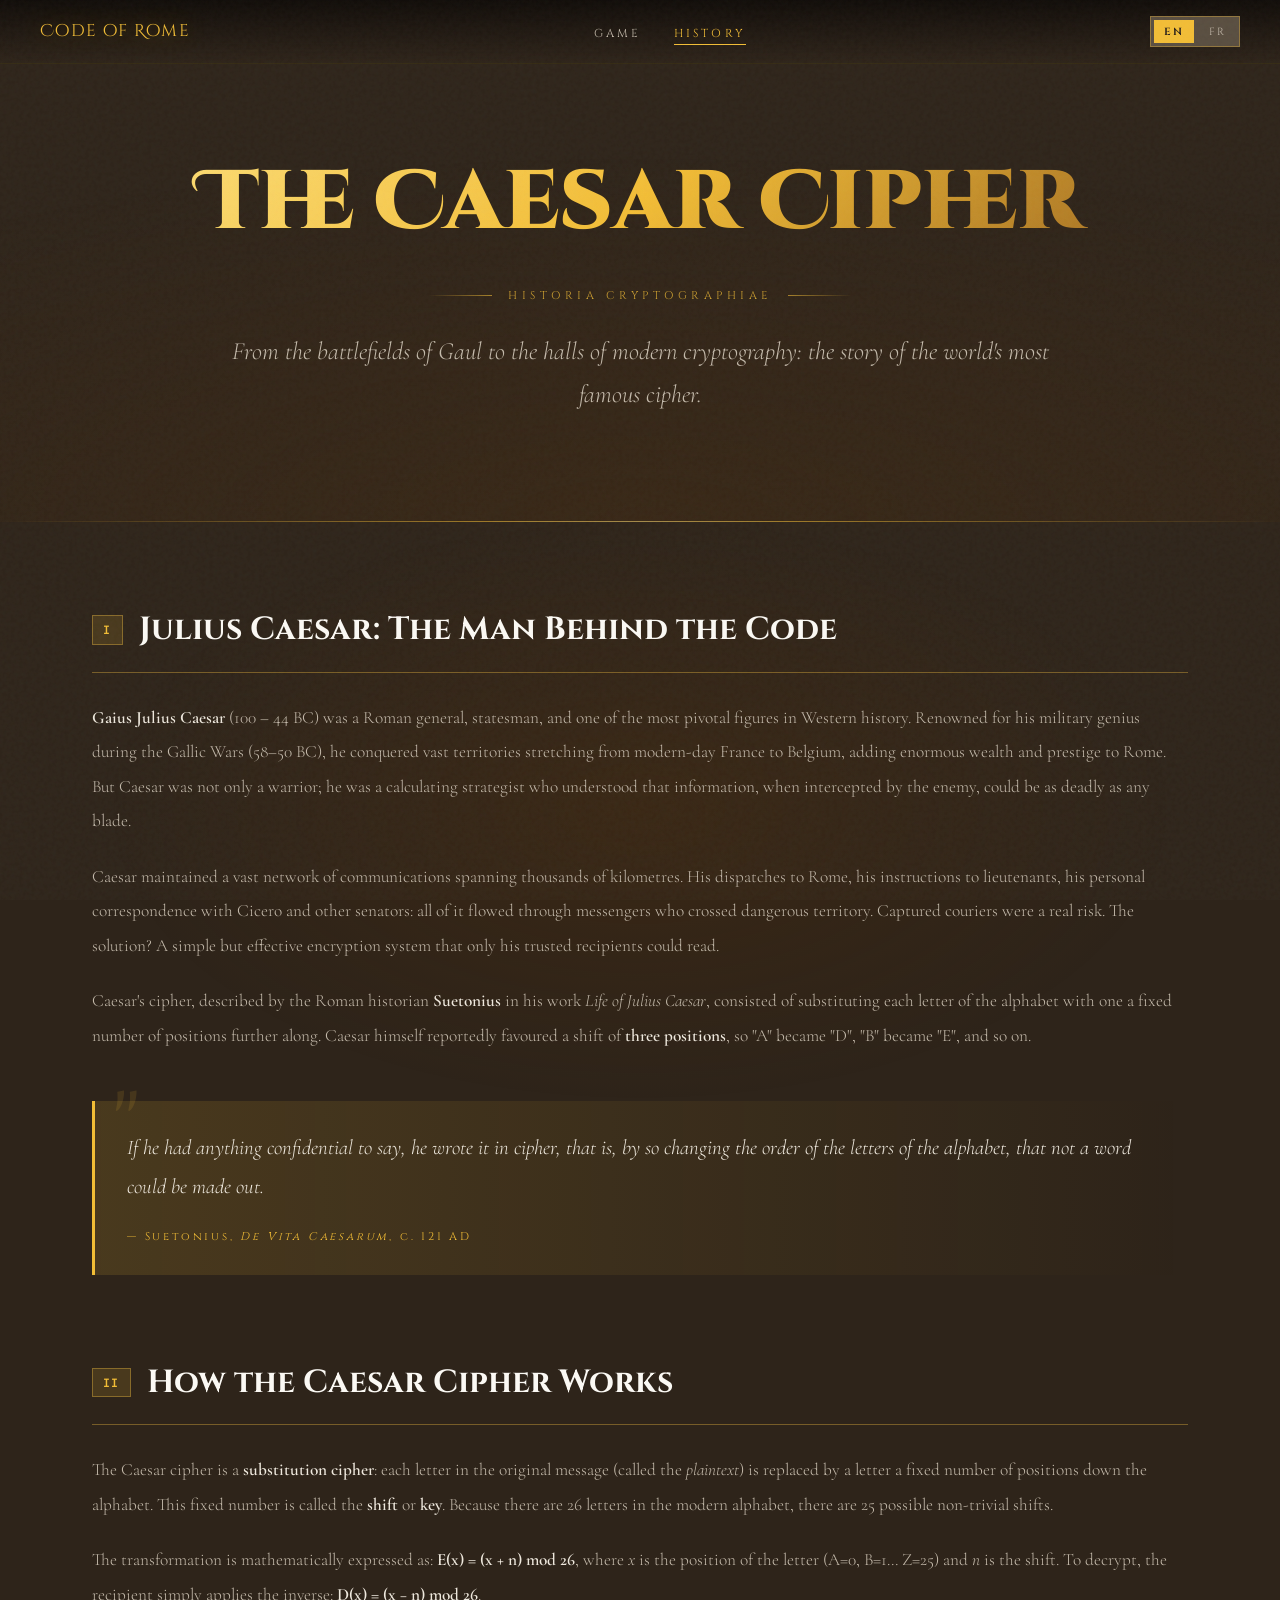
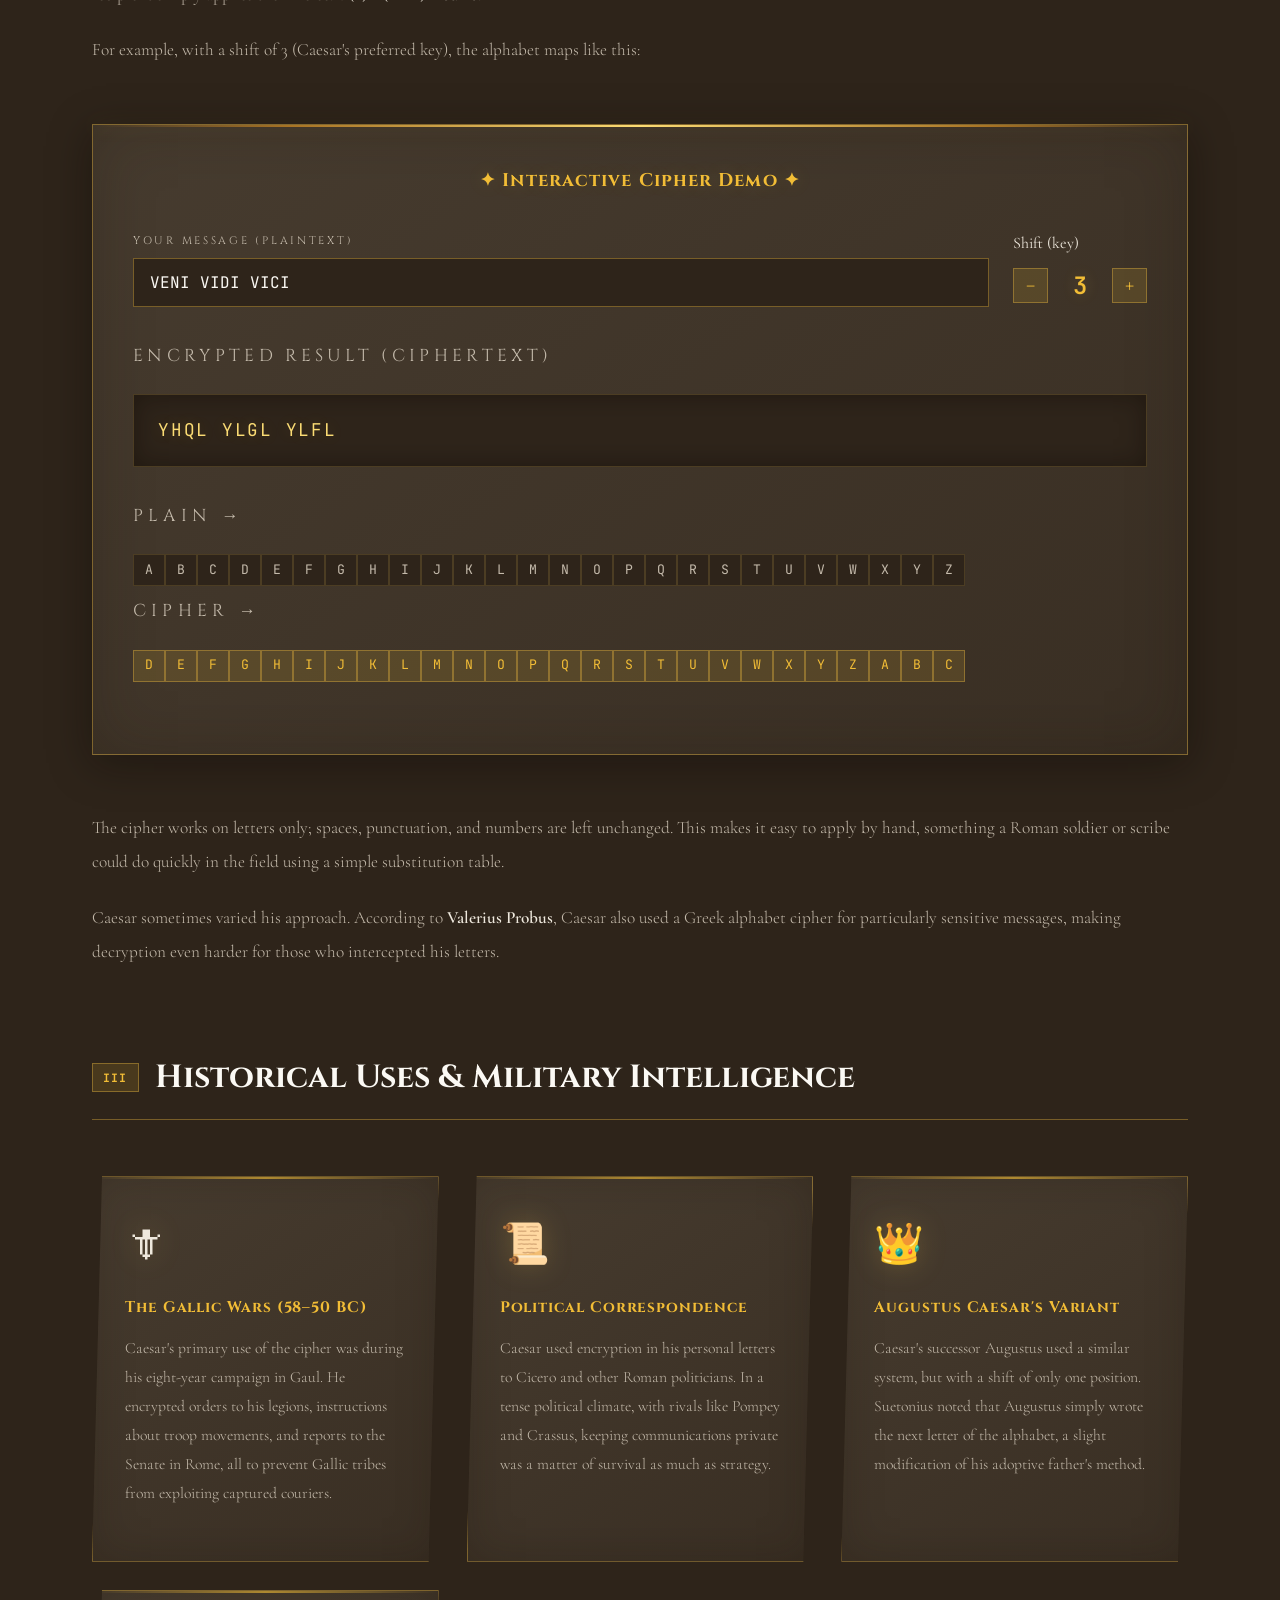
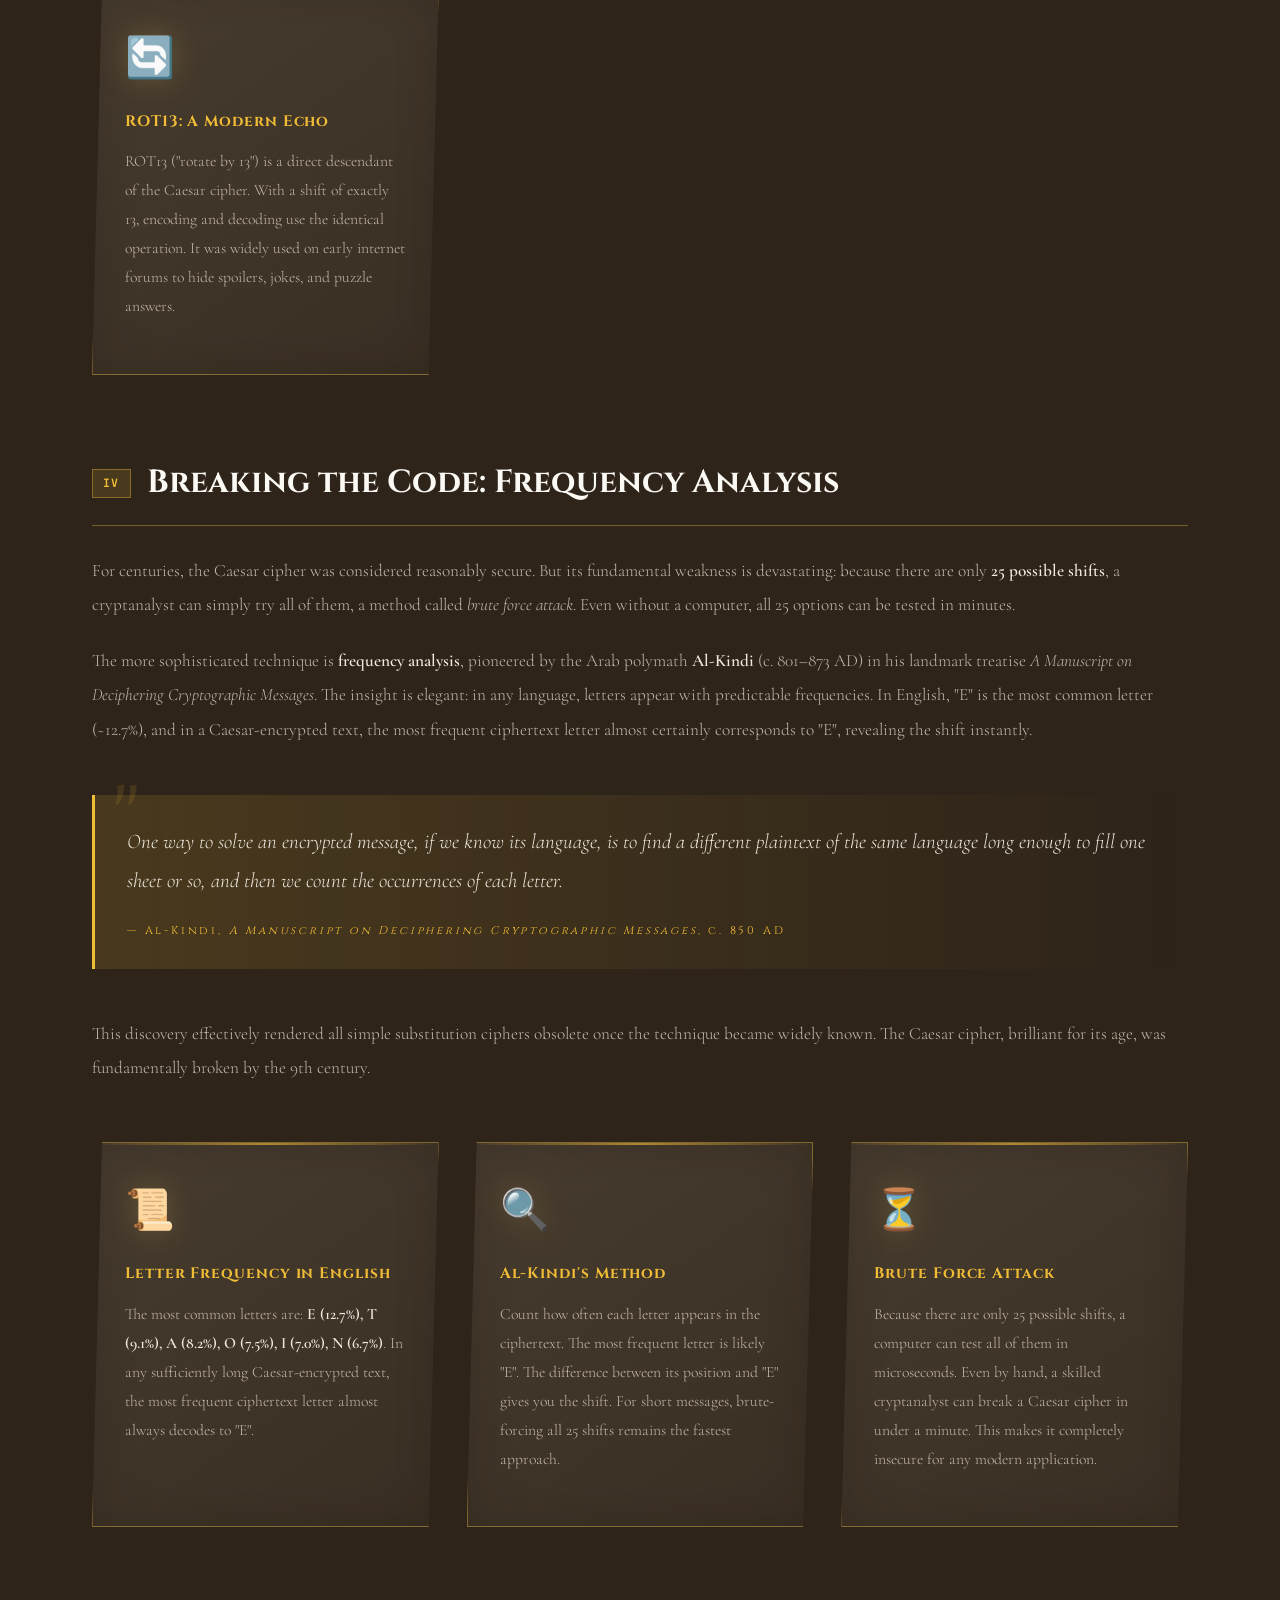
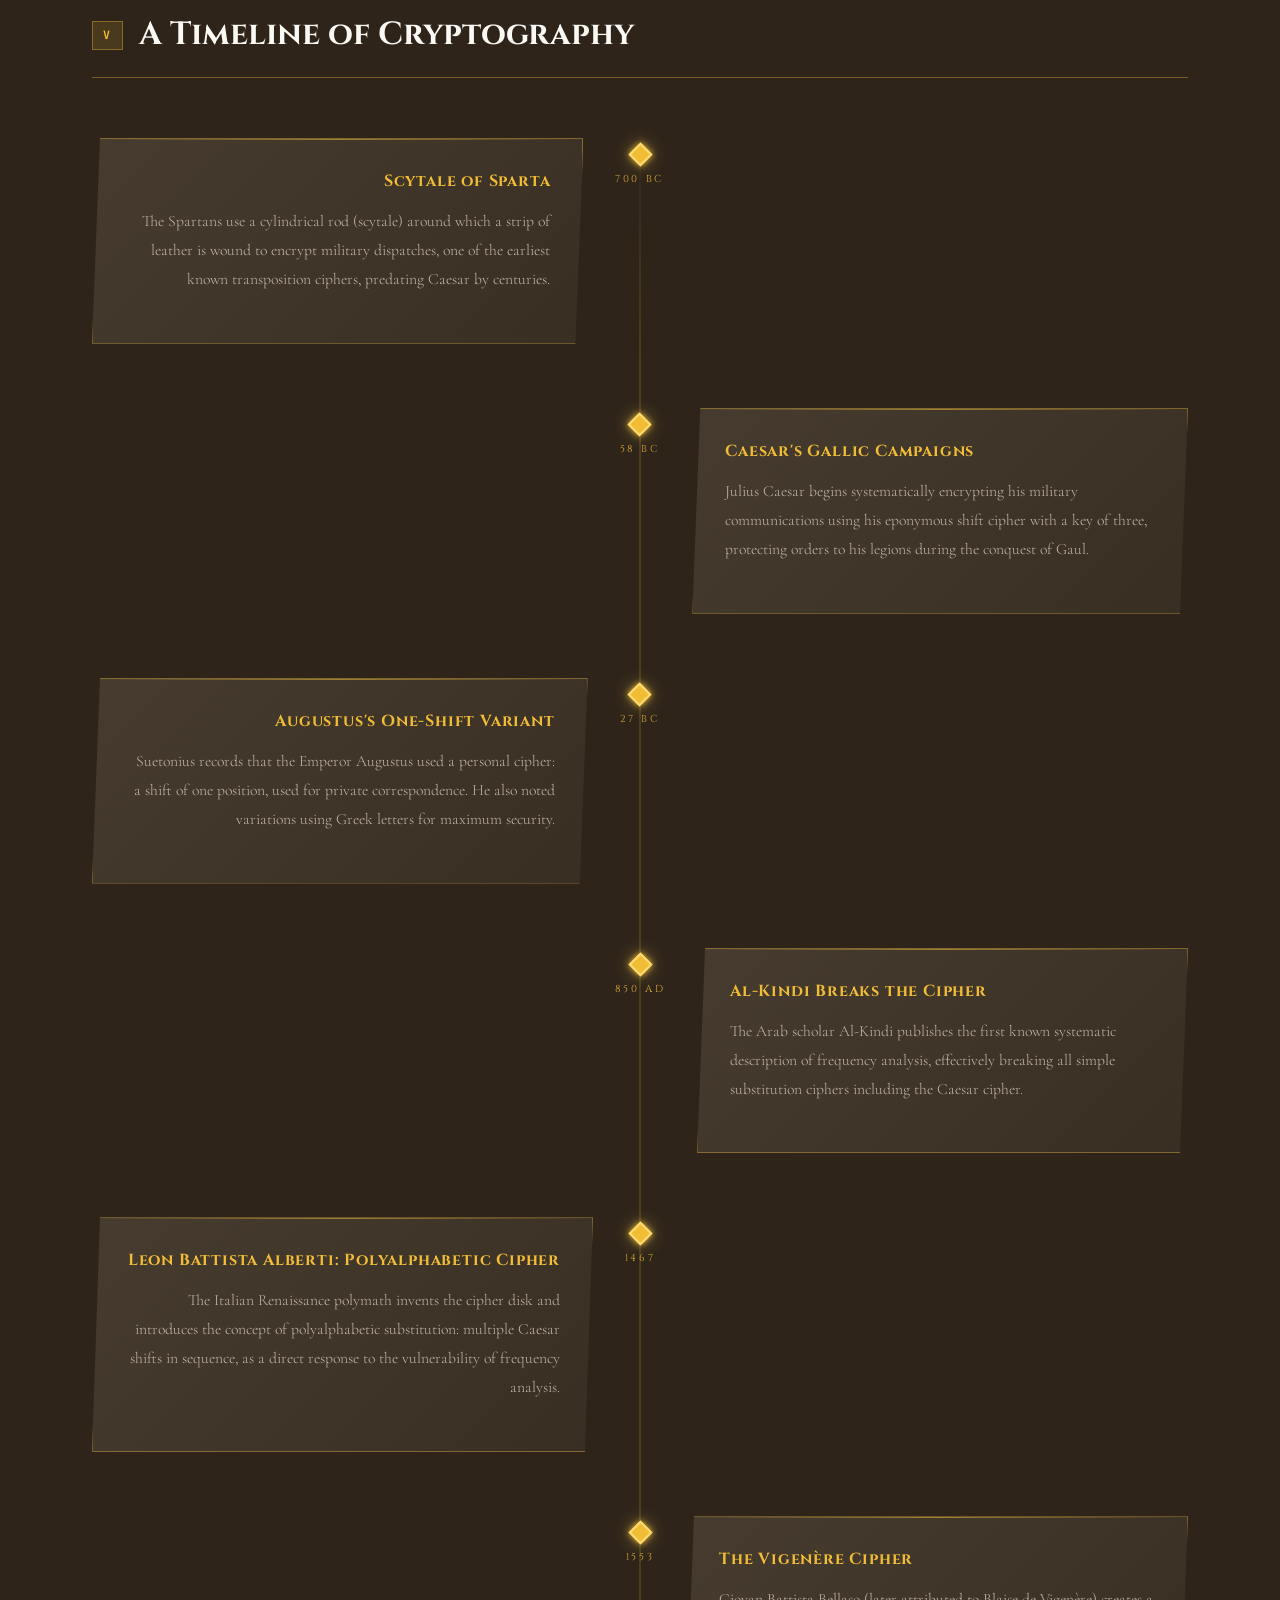
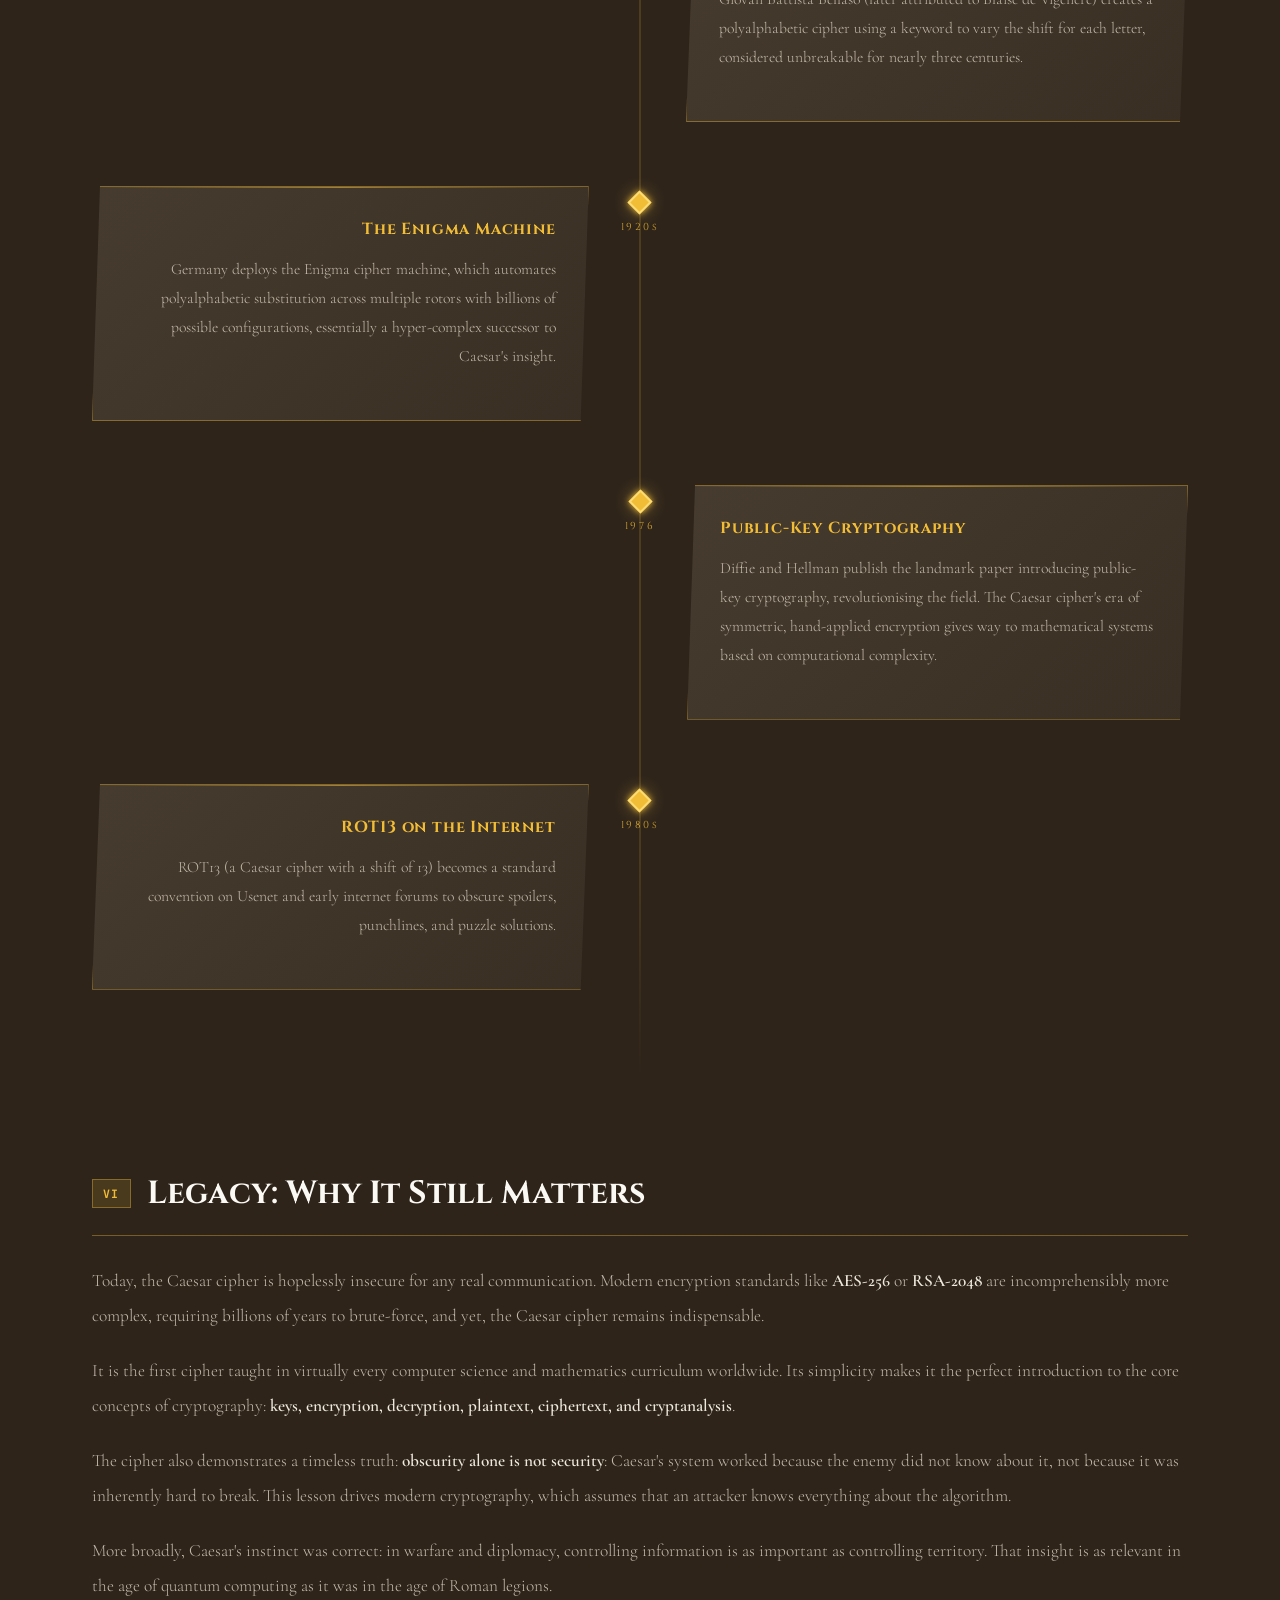
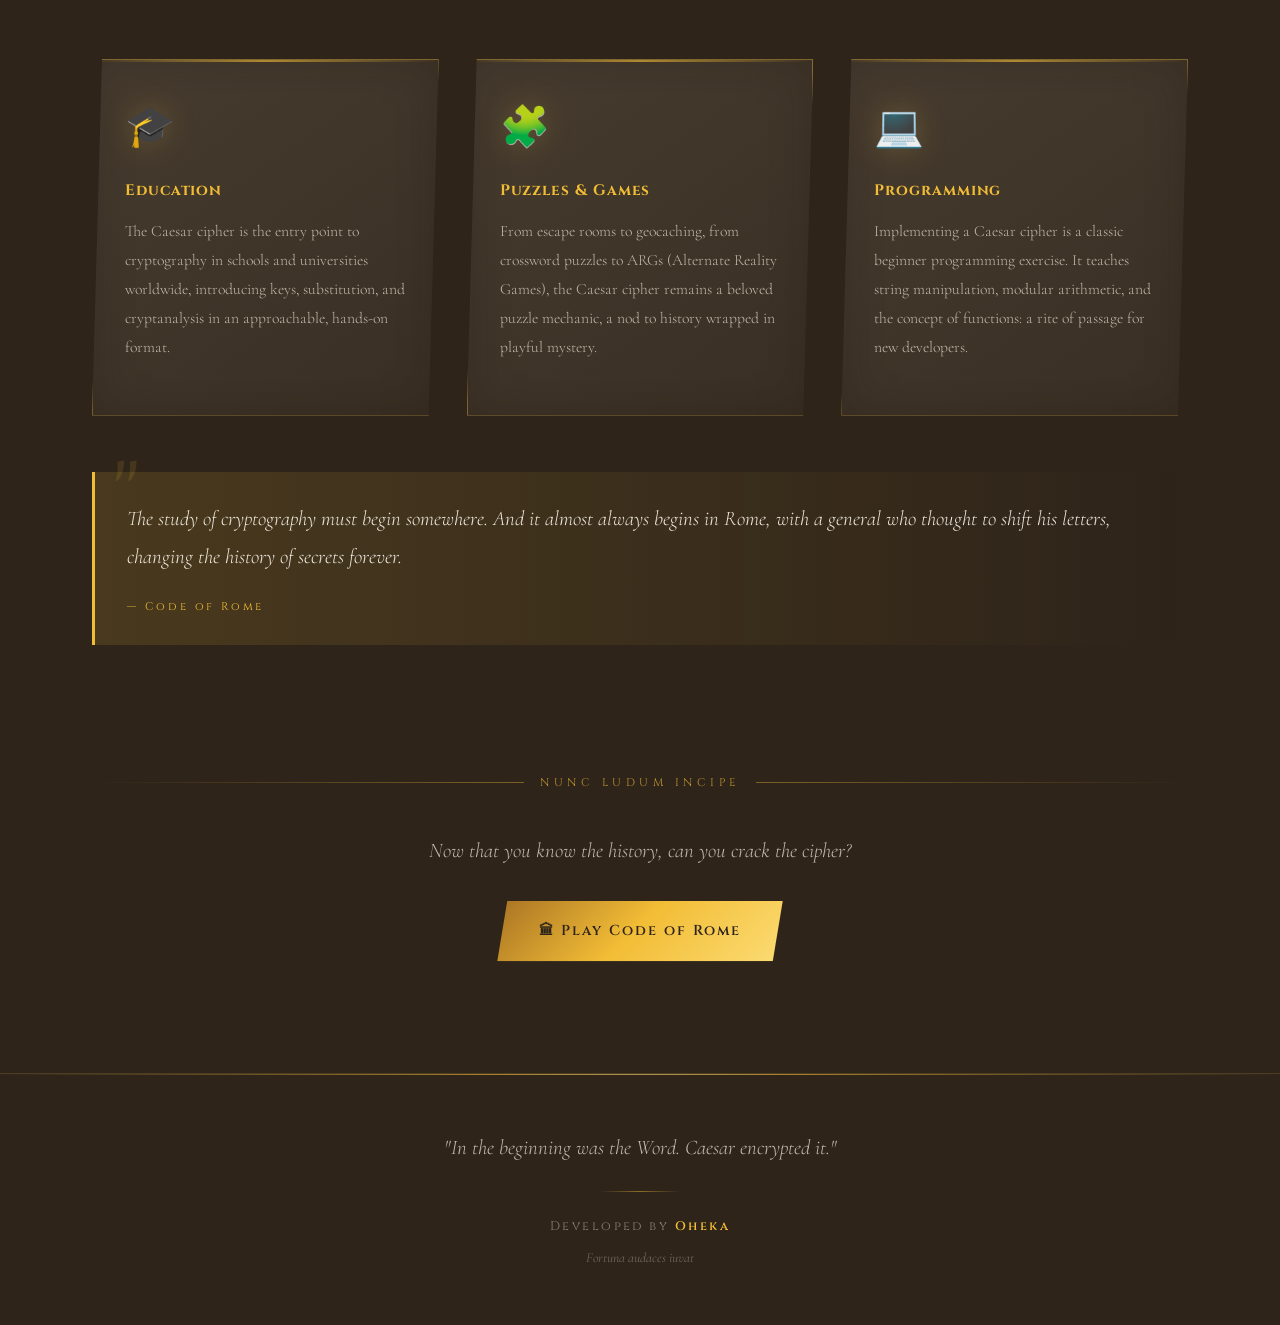
<file: history.html>
<!DOCTYPE html>
<html lang="en">
<head>
    <meta charset="UTF-8">
    <meta name="viewport" content="width=device-width, initial-scale=1.0">

    <!-- Primary SEO -->
    <title>History of the Caesar Cipher — Code of Rome</title>
    <meta name="description" content="The complete history of the Caesar Cipher: from Julius Caesar's Gallic Wars to Al-Kindi's frequency analysis and modern cryptography. Interactive cipher demo included.">
    <meta name="keywords" content="caesar cipher history, julius caesar encryption, frequency analysis, al-kindi, roman cryptography, vigenere cipher, enigma machine, ROT13, cryptography timeline">
    <meta name="author" content="Oheka">
    <meta name="robots" content="index, follow">
    <link rel="canonical" href="https://codeofrome.com/history.html">

    <!-- Hreflang -->
    <link rel="alternate" hreflang="en" href="https://codeofrome.com/history.html">
    <link rel="alternate" hreflang="fr" href="https://codeofrome.com/history.html">
    <link rel="alternate" hreflang="x-default" href="https://codeofrome.com/history.html">

    <!-- Open Graph -->
    <meta property="og:type" content="article">
    <meta property="og:url" content="https://codeofrome.com/history.html">
    <meta property="og:title" content="History of the Caesar Cipher — Code of Rome">
    <meta property="og:description" content="From the battlefields of Gaul to modern cryptography — the complete story of the world's most famous cipher, with an interactive demo.">
    <meta property="og:image" content="https://codeofrome.com/Code_Of_Rome.png">
    <meta property="og:locale" content="en_US">
    <meta property="og:locale:alternate" content="fr_FR">
    <meta property="og:site_name" content="Code of Rome">
    <meta property="article:author" content="Oheka">

    <!-- Twitter Card -->
    <meta name="twitter:card" content="summary_large_image">
    <meta name="twitter:title" content="History of the Caesar Cipher">
    <meta name="twitter:description" content="The complete history of Julius Caesar's encryption system — from 58 BC to modern cryptography, with an interactive cipher demo.">
    <meta name="twitter:image" content="https://codeofrome.com/Code_Of_Rome.png">

    <!-- Structured Data — Article -->
    <!-- ═══ Schema.org — Article ═══ -->
    <script type="application/ld+json">
    {
      "@context": "https://schema.org",
      "@type": "Article",
      "headline": "History of the Caesar Cipher",
      "alternativeHeadline": "Histoire du Chiffre de César",
      "description": "The complete history of the Caesar Cipher: from Julius Caesar's Gallic Wars (58 BC) to Al-Kindi's frequency analysis (850 AD), the Enigma machine, and modern cryptography. Includes an interactive cipher demo.",
      "url": "https://codeofrome.com/history.html",
      "datePublished": "2025-01-01",
      "dateModified": "2025-01-01",
      "image": {
        "@type": "ImageObject",
        "url": "https://codeofrome.com/Code_Of_Rome.png",
        "width": 1200,
        "height": 630
      },
      "author": {
        "@type": "Person",
        "name": "Oheka"
      },
      "publisher": {
        "@type": "Organization",
        "name": "Code of Rome",
        "url": "https://codeofrome.com",
        "logo": {
          "@type": "ImageObject",
          "url": "https://codeofrome.com/Code_Of_Rome.png"
        }
      },
      "inLanguage": ["en", "fr"],
      "keywords": "caesar cipher history, julius caesar, frequency analysis, al-kindi, roman cryptography, vigenere cipher, enigma machine, ROT13, cryptography timeline, substitution cipher",
      "articleSection": ["History", "Cryptography", "Ancient Rome"],
      "about": [
        { "@type": "Thing", "name": "Caesar cipher", "sameAs": "https://en.wikipedia.org/wiki/Caesar_cipher" },
        { "@type": "Person", "name": "Julius Caesar", "sameAs": "https://en.wikipedia.org/wiki/Julius_Caesar" },
        { "@type": "Thing", "name": "Cryptography", "sameAs": "https://en.wikipedia.org/wiki/Cryptography" },
        { "@type": "Person", "name": "Al-Kindi", "sameAs": "https://en.wikipedia.org/wiki/Al-Kindi" },
        { "@type": "Thing", "name": "Frequency analysis", "sameAs": "https://en.wikipedia.org/wiki/Frequency_analysis" },
        { "@type": "Thing", "name": "ROT13", "sameAs": "https://en.wikipedia.org/wiki/ROT13" },
        { "@type": "Thing", "name": "Enigma machine", "sameAs": "https://en.wikipedia.org/wiki/Enigma_machine" },
        { "@type": "Thing", "name": "Vigenère cipher", "sameAs": "https://en.wikipedia.org/wiki/Vigen%C3%A8re_cipher" }
      ],
      "mentions": [
        { "@type": "Person", "name": "Suetonius", "sameAs": "https://en.wikipedia.org/wiki/Suetonius" },
        { "@type": "Person", "name": "Leon Battista Alberti", "sameAs": "https://en.wikipedia.org/wiki/Leon_Battista_Alberti" },
        { "@type": "Person", "name": "Blaise de Vigenère", "sameAs": "https://en.wikipedia.org/wiki/Blaise_de_Vigen%C3%A8re" },
        { "@type": "Person", "name": "Whitfield Diffie", "sameAs": "https://en.wikipedia.org/wiki/Whitfield_Diffie" }
      ],
      "isPartOf": {
        "@type": "WebSite",
        "name": "Code of Rome",
        "url": "https://codeofrome.com"
      }
    }
    </script>

    <!-- ═══ Schema.org — FAQPage ═══ -->
    <script type="application/ld+json">
    {
      "@context": "https://schema.org",
      "@type": "FAQPage",
      "mainEntity": [
        {
          "@type": "Question",
          "name": "Who invented the Caesar cipher?",
          "acceptedAnswer": {
            "@type": "Answer",
            "text": "The Caesar cipher is named after Julius Caesar (100–44 BC), who used it to protect his military dispatches during the Gallic Wars (58–50 BC), typically with a shift of three positions. The historian Suetonius first documented this in his work De Vita Caesarum (c. 121 AD)."
          }
        },
        {
          "@type": "Question",
          "name": "How does the Caesar cipher work?",
          "acceptedAnswer": {
            "@type": "Answer",
            "text": "Each letter is replaced by the letter a fixed number of positions further along the alphabet, called the shift or key. The encryption formula is E(x) = (x + n) mod 26, where x is the letter's position (A=0, Z=25) and n is the shift. Decryption applies the inverse: D(x) = (x − n) mod 26. With a shift of 3, A becomes D, B becomes E, and so on. There are 25 possible non-trivial shifts."
          }
        },
        {
          "@type": "Question",
          "name": "How do you break or decrypt the Caesar cipher?",
          "acceptedAnswer": {
            "@type": "Answer",
            "text": "There are two main methods. First, brute force: test all 25 possible shifts until the plaintext is recognisable — a computer can do this in microseconds. Second, frequency analysis: pioneered by the Arab scholar Al-Kindi around 850 AD, it exploits the fact that letters appear at predictable frequencies in every language. In English, E is the most common letter (~12.7%), so the most frequent ciphertext letter likely corresponds to E, immediately revealing the shift."
          }
        },
        {
          "@type": "Question",
          "name": "What is ROT13?",
          "acceptedAnswer": {
            "@type": "Answer",
            "text": "ROT13 is a Caesar cipher with a shift of exactly 13. Because 13 + 13 = 26 (the length of the alphabet), the same operation encrypts and decrypts. It became popular on early internet forums in the 1980s–90s to hide spoilers, jokes, and puzzle answers, and is still used today for trivial obfuscation."
          }
        },
        {
          "@type": "Question",
          "name": "Is the Caesar cipher secure?",
          "acceptedAnswer": {
            "@type": "Answer",
            "text": "No. With only 25 possible shifts, the Caesar cipher offers essentially no security by modern standards. A computer breaks it in microseconds via brute force, and even a human can use frequency analysis to crack it in minutes. It is used today exclusively for educational purposes, puzzle games, and as an introduction to cryptography concepts."
          }
        },
        {
          "@type": "Question",
          "name": "What came after the Caesar cipher?",
          "acceptedAnswer": {
            "@type": "Answer",
            "text": "The main successor was the Vigenère cipher (1553), which uses a keyword to apply different Caesar shifts to each letter — considered unbreakable for three centuries. Later, Leon Battista Alberti invented the cipher disk (1467), which mechanised polyalphabetic substitution. The 20th century brought electromechanical machines like the Enigma (1920s), and ultimately public-key cryptography (Diffie–Hellman, 1976) and modern standards like AES and RSA."
          }
        }
      ]
    }
    </script>

    <!-- ═══ Schema.org — BreadcrumbList ═══ -->
    <script type="application/ld+json">
    {
      "@context": "https://schema.org",
      "@type": "BreadcrumbList",
      "itemListElement": [
        {
          "@type": "ListItem",
          "position": 1,
          "name": "Code of Rome",
          "item": "https://codeofrome.com"
        },
        {
          "@type": "ListItem",
          "position": 2,
          "name": "History of the Caesar Cipher",
          "item": "https://codeofrome.com/history.html"
        }
      ]
    }
    </script>

    <link rel="preconnect" href="https://fonts.googleapis.com">
    <link rel="preconnect" href="https://fonts.gstatic.com" crossorigin>
    <link href="https://fonts.googleapis.com/css2?family=Cinzel+Decorative:wght@400;700;900&family=Cinzel:wght@400;600;700&family=Cormorant+Garamond:ital,wght@0,300;0,400;0,600;1,300;1,400&family=JetBrains+Mono:wght@400;500;600&display=swap" rel="stylesheet">
    <link rel="stylesheet" href="styles.css">
    <script>window._historyPage = true;</script>
</head>
<body class="history-page">

<!-- ══ NAV ══ -->
<nav class="site-nav">
    <a href="index.html" class="nav-logo">Code of Rome</a>
    <ul class="nav-links">
        <li><a href="index.html" data-i18n="game">Game</a></li>
        <li><a href="history.html" class="active" data-i18n="history">History</a></li>
    </ul>
    <div class="lang-toggle">
        <button class="lang-btn active" data-lang="en" onclick="setLang('en')">EN</button>
        <button class="lang-btn" data-lang="fr" onclick="setLang('fr')">FR</button>
    </div>
</nav>

<!-- ══ HERO ══ -->
<section class="history-hero">
    <div class="history-hero-content">
        <h1 class="history-title" data-i18n="hist.title">The Caesar Cipher</h1>
        <div style="display:flex;align-items:center;gap:1rem;justify-content:center;margin:1.5rem 0;">
            <div style="height:1px;width:4rem;background:linear-gradient(to right,transparent,var(--gold));opacity:0.6;"></div>
            <span class="hist-tag" data-i18n="hist.tag">HISTORIA CRYPTOGRAPHIAE</span>
            <div style="height:1px;width:4rem;background:linear-gradient(to left,transparent,var(--gold));opacity:0.6;"></div>
        </div>
        <p class="history-lead" data-i18n="hist.lead">From the battlefields of Gaul to the halls of modern cryptography — the story of the world's most famous cipher.</p>
    </div>
</section>

<!-- ══ CONTENT ══ -->
<section class="history-section">
<div class="container">
<div class="history-prose">

    <!-- §1 -->
    <div class="prose-section">
        <h2><span class="num">I</span> <span data-i18n="s1.title">Julius Caesar — The Man Behind the Code</span></h2>
        <p data-i18n="s1.p1"><strong>Gaius Julius Caesar</strong> (100 – 44 BC) was a Roman general, statesman, and one of the most pivotal figures in Western history...</p>
        <p data-i18n="s1.p2">Caesar maintained a vast network of communications spanning thousands of kilometres...</p>
        <p data-i18n="s1.p3">Caesar's cipher, described by the Roman historian <strong>Suetonius</strong>...</p>
        <blockquote class="history-quote">
            <p data-i18n="s1.quote">If he had anything confidential to say, he wrote it in cipher...</p>
            <cite data-i18n="s1.cite">— Suetonius, <em>De Vita Caesarum</em>, c. 121 AD</cite>
        </blockquote>
    </div>

    <!-- §2 -->
    <div class="prose-section">
        <h2><span class="num">II</span> <span data-i18n="s2.title">How the Caesar Cipher Works</span></h2>
        <p data-i18n="s2.p1">The Caesar cipher is a <strong>substitution cipher</strong>...</p>
        <p data-i18n="s2.p2">The transformation is mathematically expressed as: <strong>E(x) = (x + n) mod 26</strong>...</p>
        <p data-i18n="s2.p3">For example, with a shift of 3 — Caesar's preferred key — the alphabet maps like this:</p>

        <div class="cipher-demo">
            <h3 data-i18n="s2.demo.title">✦ Interactive Cipher Demo ✦</h3>
            <div class="demo-controls">
                <div class="demo-field">
                    <label data-i18n="s2.demo.label.text">Your message (plaintext)</label>
                    <input type="text" class="demo-input" id="demoInput" value="VENI VIDI VICI" oninput="updateDemo()">
                </div>
                <div class="shift-field">
                    <label data-i18n="s2.demo.label.shift">Shift (key)</label>
                    <div class="shift-control">
                        <button class="shift-btn" onclick="adjustShift(-1)">−</button>
                        <span class="shift-display" id="shiftDisplay">3</span>
                        <button class="shift-btn" onclick="adjustShift(1)">+</button>
                    </div>
                </div>
            </div>
            <p class="demo-output-label" data-i18n="s2.demo.label.output">Encrypted result (ciphertext)</p>
            <div class="demo-output" id="demoOutput">YHQL YLGL YLFL</div>
            <div class="alphabet-table" style="margin-top:2rem;">
                <p class="alpha-header" data-i18n="s2.plain.label">Plain →</p>
                <div class="alpha-row" id="alphaPlain"></div>
                <p class="alpha-header" style="margin-top:0.5rem;" data-i18n="s2.cipher.label">Cipher →</p>
                <div class="alpha-row" id="alphaEnc"></div>
            </div>
        </div>

        <p data-i18n="s2.p4">The cipher works on letters only; spaces, punctuation, and numbers are left unchanged.</p>
        <p data-i18n="s2.p5">Caesar sometimes varied his approach. According to <strong>Valerius Probus</strong>...</p>
    </div>

    <!-- §3 -->
    <div class="prose-section">
        <h2><span class="num">III</span> <span data-i18n="s3.title">Historical Uses &amp; Military Intelligence</span></h2>
        <div class="info-grid">
            <div class="info-card">
                <div class="info-card-icon">🗡</div>
                <h3 data-i18n="card.gallic.title">The Gallic Wars (58–50 BC)</h3>
                <p data-i18n="card.gallic.p">Caesar's primary use of the cipher was during his eight-year campaign in Gaul...</p>
            </div>
            <div class="info-card">
                <div class="info-card-icon">📜</div>
                <h3 data-i18n="card.political.title">Political Correspondence</h3>
                <p data-i18n="card.political.p">Caesar used encryption in his personal letters to Cicero...</p>
            </div>
            <div class="info-card">
                <div class="info-card-icon">👑</div>
                <h3 data-i18n="card.augustus.title">Augustus Caesar's Variant</h3>
                <p data-i18n="card.augustus.p">Caesar's successor Augustus used a similar system...</p>
            </div>
            <div class="info-card">
                <div class="info-card-icon">🔄</div>
                <h3 data-i18n="card.rot13.title">ROT13 — A Modern Echo</h3>
                <p data-i18n="card.rot13.p">ROT13 ("rotate by 13") is a direct descendant of the Caesar cipher...</p>
            </div>
        </div>
    </div>

    <!-- §4 -->
    <div class="prose-section">
        <h2><span class="num">IV</span> <span data-i18n="s4.title">Breaking the Code — Frequency Analysis</span></h2>
        <p data-i18n="s4.p1">For centuries, the Caesar cipher was considered reasonably secure...</p>
        <p data-i18n="s4.p2">The more sophisticated technique is <strong>frequency analysis</strong>...</p>
        <blockquote class="history-quote">
            <p data-i18n="s4.quote">One way to solve an encrypted message, if we know its language...</p>
            <cite data-i18n="s4.cite">— Al-Kindi, <em>A Manuscript on Deciphering Cryptographic Messages</em>, c. 850 AD</cite>
        </blockquote>
        <p data-i18n="s4.p3">This discovery effectively rendered all simple substitution ciphers obsolete...</p>
        <div class="info-grid">
            <div class="info-card">
                <div class="info-card-icon">📜</div>
                <h3 data-i18n="card.freq.title">Letter Frequency in English</h3>
                <p data-i18n="card.freq.p">The most common letters are: <strong>E (12.7%), T (9.1%), A (8.2%)...</strong></p>
            </div>
            <div class="info-card">
                <div class="info-card-icon">🔍</div>
                <h3 data-i18n="card.alkindi.title">Al-Kindi's Method</h3>
                <p data-i18n="card.alkindi.p">Count how often each letter appears in the ciphertext...</p>
            </div>
            <div class="info-card">
                <div class="info-card-icon">⏳</div>
                <h3 data-i18n="card.brute.title">Brute Force Attack</h3>
                <p data-i18n="card.brute.p">Because there are only 25 possible shifts, a computer can test all of them in microseconds...</p>
            </div>
        </div>
    </div>

    <!-- §5 Timeline -->
    <div class="prose-section">
        <h2><span class="num">V</span> <span data-i18n="s5.title">A Timeline of Cryptography</span></h2>
        <div class="timeline">

            <div class="timeline-item">
                <div class="timeline-content">
                    <h3 data-i18n="t1.title">Scytale of Sparta</h3>
                    <p data-i18n="t1.p">The Spartans use a cylindrical rod (scytale) around which a strip of leather is wound...</p>
                </div>
                <div class="timeline-node"><div class="timeline-gem"></div><span class="timeline-date">700 BC</span></div>
                <div class="timeline-spacer"></div>
            </div>

            <div class="timeline-item">
                <div class="timeline-spacer"></div>
                <div class="timeline-node"><div class="timeline-gem"></div><span class="timeline-date">58 BC</span></div>
                <div class="timeline-content">
                    <h3 data-i18n="t2.title">Caesar's Gallic Campaigns</h3>
                    <p data-i18n="t2.p">Julius Caesar begins systematically encrypting his military communications...</p>
                </div>
            </div>

            <div class="timeline-item">
                <div class="timeline-content">
                    <h3 data-i18n="t3.title">Augustus's One-Shift Variant</h3>
                    <p data-i18n="t3.p">Suetonius records that the Emperor Augustus used a personal cipher...</p>
                </div>
                <div class="timeline-node"><div class="timeline-gem"></div><span class="timeline-date">27 BC</span></div>
                <div class="timeline-spacer"></div>
            </div>

            <div class="timeline-item">
                <div class="timeline-spacer"></div>
                <div class="timeline-node"><div class="timeline-gem"></div><span class="timeline-date">850 AD</span></div>
                <div class="timeline-content">
                    <h3 data-i18n="t4.title">Al-Kindi Breaks the Cipher</h3>
                    <p data-i18n="t4.p">The Arab scholar Al-Kindi publishes the first known systematic description of frequency analysis...</p>
                </div>
            </div>

            <div class="timeline-item">
                <div class="timeline-content">
                    <h3 data-i18n="t5.title">Leon Battista Alberti — Polyalphabetic Cipher</h3>
                    <p data-i18n="t5.p">The Italian Renaissance polymath invents the cipher disk and introduces polyalphabetic substitution...</p>
                </div>
                <div class="timeline-node"><div class="timeline-gem"></div><span class="timeline-date">1467</span></div>
                <div class="timeline-spacer"></div>
            </div>

            <div class="timeline-item">
                <div class="timeline-spacer"></div>
                <div class="timeline-node"><div class="timeline-gem"></div><span class="timeline-date">1553</span></div>
                <div class="timeline-content">
                    <h3 data-i18n="t6.title">The Vigenère Cipher</h3>
                    <p data-i18n="t6.p">Giovan Battista Bellaso creates a polyalphabetic cipher using a keyword...</p>
                </div>
            </div>

            <div class="timeline-item">
                <div class="timeline-content">
                    <h3 data-i18n="t7.title">The Enigma Machine</h3>
                    <p data-i18n="t7.p">Germany deploys the Enigma cipher machine, which automates polyalphabetic substitution...</p>
                </div>
                <div class="timeline-node"><div class="timeline-gem"></div><span class="timeline-date">1920s</span></div>
                <div class="timeline-spacer"></div>
            </div>

            <div class="timeline-item">
                <div class="timeline-spacer"></div>
                <div class="timeline-node"><div class="timeline-gem"></div><span class="timeline-date">1976</span></div>
                <div class="timeline-content">
                    <h3 data-i18n="t8.title">Public-Key Cryptography</h3>
                    <p data-i18n="t8.p">Diffie and Hellman publish the landmark paper introducing public-key cryptography...</p>
                </div>
            </div>

            <div class="timeline-item">
                <div class="timeline-content">
                    <h3 data-i18n="t9.title">ROT13 on the Internet</h3>
                    <p data-i18n="t9.p">ROT13 — a Caesar cipher with a shift of 13 — becomes a standard convention on Usenet...</p>
                </div>
                <div class="timeline-node"><div class="timeline-gem"></div><span class="timeline-date">1980s</span></div>
                <div class="timeline-spacer"></div>
            </div>

        </div>
    </div>

    <!-- §6 -->
    <div class="prose-section">
        <h2><span class="num">VI</span> <span data-i18n="s6.title">Legacy — Why It Still Matters</span></h2>
        <p data-i18n="s6.p1">Today, the Caesar cipher is hopelessly insecure for any real communication...</p>
        <p data-i18n="s6.p2">It is the first cipher taught in virtually every computer science curriculum worldwide...</p>
        <p data-i18n="s6.p3">The cipher also demonstrates a timeless truth: <strong>obscurity alone is not security</strong>...</p>
        <p data-i18n="s6.p4">More broadly, Caesar's instinct was correct: in warfare and diplomacy, controlling information is as important as controlling territory...</p>
        <div class="info-grid">
            <div class="info-card">
                <div class="info-card-icon">🎓</div>
                <h3 data-i18n="card.edu.title">Education</h3>
                <p data-i18n="card.edu.p">The Caesar cipher is the entry point to cryptography in schools and universities worldwide...</p>
            </div>
            <div class="info-card">
                <div class="info-card-icon">🧩</div>
                <h3 data-i18n="card.puzzle.title">Puzzles &amp; Games</h3>
                <p data-i18n="card.puzzle.p">From escape rooms to geocaching, the Caesar cipher remains a beloved puzzle mechanic...</p>
            </div>
            <div class="info-card">
                <div class="info-card-icon">💻</div>
                <h3 data-i18n="card.prog.title">Programming</h3>
                <p data-i18n="card.prog.p">Implementing a Caesar cipher is a classic beginner programming exercise...</p>
            </div>
        </div>
        <blockquote class="history-quote">
            <p data-i18n="s6.quote">The study of cryptography must begin somewhere. And it almost always begins in Rome...</p>
            <cite data-i18n="s6.cite">— Code of Rome</cite>
        </blockquote>
    </div>

    <!-- CTA -->
    <div style="text-align:center;padding:3rem 0 1rem;">
        <div style="display:flex;align-items:center;gap:1rem;justify-content:center;margin-bottom:2.5rem;">
            <div style="height:1px;flex:1;background:linear-gradient(to right,transparent,var(--gold));opacity:0.4;"></div>
            <span style="font-family:'Cinzel',serif;font-size:0.7rem;letter-spacing:0.4em;color:var(--gold);opacity:0.75;" data-i18n="cta.label">NUNC LUDUM INCIPE</span>
            <div style="height:1px;flex:1;background:linear-gradient(to left,transparent,var(--gold));opacity:0.4;"></div>
        </div>
        <p style="font-family:'Cormorant Garamond',serif;font-size:1.3rem;font-style:italic;color:var(--text-muted);margin-bottom:2rem;font-weight:300;" data-i18n="cta.text">Now that you know the history — can you crack the cipher?</p>
        <a href="index.html" style="font-family:'Cinzel',serif;font-size:0.9rem;letter-spacing:0.14em;padding:1.1rem 2.6rem;background:linear-gradient(135deg,var(--gold-dark),var(--gold) 48%,var(--gold-light));color:var(--bg-900);border:none;cursor:pointer;display:inline-flex;align-items:center;gap:0.8rem;font-weight:600;clip-path:polygon(10px 0,100% 0,calc(100% - 10px) 100%,0 100%);text-decoration:none;box-shadow:0 4px 28px var(--gold-glow);transition:all 0.35s ease;" data-i18n="cta.btn">🏛 Play Code of Rome</a>
    </div>

</div>
</div>
</section>

<footer class="footer">
    <div class="footer-content">
        <p class="footer-quote" data-i18n="footer.quote.hist">"In the beginning was the Word — and Caesar encrypted it."</p>
        <div class="footer-divider"></div>
        <p class="footer-credits"><span data-i18n="footer.by">Developed by</span> <strong>Oheka</strong></p>
        <p class="footer-motto">Fortuna audaces iuvat</p>
    </div>
</footer>

<script src="i18n.js"></script>
<script>
let demoShift = 3;
const alphabet = 'ABCDEFGHIJKLMNOPQRSTUVWXYZ';

function caesarCipher(text, shift) {
    return text.split('').map(c => {
        if (/[a-zA-Z]/.test(c)) {
            const u = c.toUpperCase();
            const enc = alphabet[(alphabet.indexOf(u) + shift) % 26];
            return c === c.toLowerCase() ? enc.toLowerCase() : enc;
        }
        return c;
    }).join('');
}

function updateDemo() {
    const input = document.getElementById('demoInput').value || '';
    document.getElementById('demoOutput').textContent = caesarCipher(input, demoShift) || '·';
    updateAlphabetTable();
}

function adjustShift(delta) {
    demoShift = ((demoShift + delta - 1 + 25) % 25) + 1;
    document.getElementById('shiftDisplay').textContent = demoShift;
    updateDemo();
}

function updateAlphabetTable() {
    const plain = document.getElementById('alphaPlain');
    const enc   = document.getElementById('alphaEnc');
    if (!plain || !enc) return;
    plain.innerHTML = enc.innerHTML = '';
    for (let i = 0; i < 26; i++) {
        const p = document.createElement('div');
        p.className = 'alpha-cell orig';
        p.textContent = alphabet[i];
        plain.appendChild(p);
        const e = document.createElement('div');
        e.className = 'alpha-cell enc';
        e.textContent = alphabet[(i + demoShift) % 26];
        enc.appendChild(e);
    }
}

// Animate on scroll
const observer = new IntersectionObserver(entries => {
    entries.forEach(e => {
        if (e.isIntersecting) {
            e.target.style.animationPlayState = 'running';
            observer.unobserve(e.target);
        }
    });
}, { threshold: 0.1 });

document.querySelectorAll('.prose-section, .timeline-item').forEach(el => {
    el.style.animationPlayState = 'paused';
    observer.observe(el);
});

document.addEventListener('DOMContentLoaded', () => {
    updateAlphabetTable();
    updateDemo();
});
</script>
</body>
</html>
</file>
<file: styles.css>
@import url('https://fonts.googleapis.com/css2?family=Cinzel+Decorative:wght@400;700;900&family=Cinzel:wght@400;600;700&family=Cormorant+Garamond:ital,wght@0,300;0,400;0,600;1,300;1,400&family=JetBrains+Mono:wght@400;500;600&display=swap');

:root {
    --gold:         hsl(43, 88%, 58%);
    --gold-light:   hsl(46, 95%, 72%);
    --gold-pale:    hsl(48, 98%, 84%);
    --gold-dark:    hsl(36, 65%, 40%);
    --gold-deep:    hsl(30, 55%, 28%);
    --gold-faint:   hsla(43, 88%, 58%, 0.14);
    --gold-glow:    hsla(44, 95%, 65%, 0.48);
    --gold-glow2:   hsla(44, 95%, 65%, 0.2);

    --bg-900: hsl(30, 28%, 14%);
    --bg-850: hsl(31, 24%, 18%);
    --bg-800: hsl(32, 20%, 23%);
    --bg-700: hsl(33, 16%, 30%);
    --bg-600: hsl(34, 13%, 38%);
    --bg-500: hsl(35, 10%, 50%);

    --text-bright:  hsl(42, 45%, 97%);
    --text-primary: hsl(38, 32%, 90%);
    --text-muted:   hsl(35, 18%, 72%);
    --text-dim:     hsl(33, 12%, 55%);

    --success: hsl(142, 55%, 48%);
    --error:   hsl(0, 68%, 56%);

    --border:        hsla(43, 50%, 52%, 0.2);
    --border-warm:   hsla(43, 70%, 55%, 0.42);
    --border-bright: hsla(43, 85%, 62%, 0.72);
}

*, *::before, *::after { margin: 0; padding: 0; box-sizing: border-box; }
html { scroll-behavior: smooth; }

body {
    font-family: 'Cormorant Garamond', serif;
    background-color: var(--bg-900);
    color: var(--text-primary);
    line-height: 1.75;
    overflow-x: hidden;
}

/* Grain */
body::after {
    content: '';
    position: fixed; inset: 0;
    background-image: url("data:image/svg+xml,%3Csvg viewBox='0 0 256 256' xmlns='http://www.w3.org/2000/svg'%3E%3Cfilter id='n'%3E%3CfeTurbulence type='fractalNoise' baseFrequency='0.85' numOctaves='4' stitchTiles='stitch'/%3E%3C/filter%3E%3Crect width='100%25' height='100%25' filter='url(%23n)' opacity='0.06'/%3E%3C/svg%3E");
    opacity: 0.6; pointer-events: none; z-index: 9998;
}

/* Warm ember at bottom */
body::before {
    content: '';
    position: fixed; bottom: -25%; left: 50%; transform: translateX(-50%);
    width: 90vw; height: 70vh;
    background: radial-gradient(ellipse, hsla(30, 80%, 18%, 0.32), transparent 65%);
    pointer-events: none; z-index: 0;
}

.container { max-width: 72rem; margin: 0 auto; padding: 0 1.75rem; }

/* ════════════════════════ NAV ════════════════════════ */
.site-nav {
    position: fixed; top: 0; left: 0; right: 0; z-index: 100;
    display: flex; align-items: center; justify-content: space-between;
    padding: 1rem 2.5rem;
    background: linear-gradient(to bottom, hsla(26, 30%, 5%, 0.97), hsla(26, 30%, 5%, 0));
    backdrop-filter: blur(6px);
    border-bottom: 1px solid var(--border);
}

.nav-logo {
    font-family: 'Cinzel Decorative', serif;
    font-size: 1.05rem; color: var(--gold);
    text-decoration: none; letter-spacing: 0.08em;
    text-shadow: 0 0 24px var(--gold-glow);
}

.nav-links { display: flex; gap: 2rem; list-style: none; }

.nav-links a {
    font-family: 'Cinzel', serif; font-size: 0.72rem;
    letter-spacing: 0.28em; text-transform: uppercase;
    color: var(--text-muted); text-decoration: none;
    transition: color 0.3s ease; position: relative;
}

.nav-links a::after {
    content: ''; position: absolute; bottom: -4px; left: 0; right: 0;
    height: 1px; background: var(--gold);
    transform: scaleX(0); transition: transform 0.3s ease;
}

.nav-links a:hover, .nav-links a.active { color: var(--gold); }
.nav-links a:hover::after, .nav-links a.active::after { transform: scaleX(1); }

/* ════════════════════════ HERO ════════════════════════ */
.hero {
    position: relative; min-height: 100vh;
    display: flex; flex-direction: column;
    align-items: center; justify-content: center;
    overflow: hidden;
}

.hero-bg {
    position: absolute; inset: 0;
    background: url('/Code_Of_Rome.png') no-repeat center center / cover;
    opacity: 0.18; filter: sepia(55%) saturate(65%);
    transform: scale(1.07); transition: transform 10s ease-out, opacity 1.4s ease;
}
.hero-bg.loaded { transform: scale(1); opacity: 0.3; }

.hero-vignette {
    position: absolute; inset: 0;
    background:
        radial-gradient(ellipse 75% 65% at 50% 38%, transparent 28%, var(--bg-900) 100%),
        linear-gradient(to bottom, var(--bg-900) 0%, transparent 20%, transparent 62%, var(--bg-900) 100%);
}

/* Ember particles */
.hero-embers { position: absolute; inset: 0; pointer-events: none; overflow: hidden; }

.ember {
    position: absolute; bottom: -10px;
    width: 3px; height: 3px;
    background: var(--gold); border-radius: 50%;
    opacity: 0;
    box-shadow: 0 0 6px var(--gold);
    animation: riseEmber var(--dur, 7s) var(--delay, 0s) ease-in infinite;
}

@keyframes riseEmber {
    0%   { transform: translateY(0) translateX(0) scale(1); opacity: 0; }
    8%   { opacity: 0.9; }
    75%  { opacity: 0.3; }
    100% { transform: translateY(-95vh) translateX(var(--drift, 40px)) scale(0.2); opacity: 0; }
}

.hero-overlay {
    position: relative; z-index: 2; text-align: center;
    padding: 6rem 1.5rem 8rem; max-width: 76rem;
    display: flex; flex-direction: column; align-items: center;
}

.hero-eyebrow {
    font-family: 'Cinzel', serif;
    font-size: clamp(0.55rem, 1.8vw, 0.76rem);
    letter-spacing: clamp(0.12em, 2vw, 0.44em);
    text-transform: uppercase;
    color: var(--gold); margin-bottom: 2.2rem;
    animation: fadeInDown 1s ease-out;
    text-shadow: 0 0 30px var(--gold-glow);
    white-space: nowrap; overflow: hidden; text-overflow: ellipsis;
    max-width: 100%;
}

.hero-title {
    font-family: 'Cinzel Decorative', serif;
    font-size: clamp(3.4rem, 11.5vw, 8.5rem);
    font-weight: 900; color: transparent;
    background: linear-gradient(160deg,
        var(--gold-pale)  0%,
        var(--gold-light) 22%,
        var(--gold)       52%,
        var(--gold-dark)  76%,
        var(--gold-light) 100%);
    -webkit-background-clip: text; background-clip: text;
    line-height: 1.05; letter-spacing: 0.04em;
    animation: fadeInUp 1.1s ease-out 0.2s both;
    filter: drop-shadow(0 0 55px var(--gold-glow)) drop-shadow(0 2px 6px rgba(0,0,0,0.9));
}

/* Ornament row */
.hero-ornament-row {
    display: flex; align-items: center; gap: 1rem;
    margin: 2rem 0; animation: fadeInUp 1s ease-out 0.42s both;
}

.hero-orn-line { height: 1px; width: 5.5rem; background: linear-gradient(to right, transparent, var(--gold)); }
.hero-orn-line:last-child { background: linear-gradient(to left, transparent, var(--gold)); }

.hero-orn-gem {
    width: 9px; height: 9px;
    background: var(--gold); transform: rotate(45deg);
    border: 1px solid var(--gold-light);
    box-shadow: 0 0 16px var(--gold-glow), 0 0 5px var(--gold);
}

.hero-orn-text {
    font-family: 'Cinzel', serif; font-size: 0.72rem;
    letter-spacing: 0.38em; color: var(--gold); opacity: 0.75;
}

.hero-subtitle {
    font-family: 'Cormorant Garamond', serif;
    font-size: clamp(1.3rem, 3vw, 2rem);
    font-style: italic; font-weight: 300;
    color: var(--text-primary); margin-bottom: 1.5rem;
    animation: fadeInUp 1s ease-out 0.57s both;
}

.hero-description {
    font-size: clamp(1rem, 2vw, 1.2rem);
    color: var(--text-muted); max-width: 44rem;
    margin: 0 auto 3rem; line-height: 1.95;
    animation: fadeInUp 1s ease-out 0.68s both; font-weight: 300;
}

.hero-buttons {
    display: flex; gap: 1.25rem; flex-wrap: wrap;
    justify-content: center; animation: fadeInUp 1s ease-out 0.82s both;
}

.hero-btn {
    font-family: 'Cinzel', serif; font-size: 0.9rem;
    letter-spacing: 0.14em; padding: 1.1rem 2.6rem;
    cursor: pointer; transition: all 0.4s ease;
    display: inline-flex; align-items: center; gap: 0.8rem;
    border: none; position: relative; overflow: hidden;
    clip-path: polygon(10px 0, 100% 0, calc(100% - 10px) 100%, 0 100%);
}

.hero-btn-primary {
    background: linear-gradient(135deg, var(--gold-dark), var(--gold) 48%, var(--gold-light));
    color: var(--bg-900);
    box-shadow: 0 4px 28px var(--gold-glow), 0 0 0 1px var(--gold-dark);
}

.hero-btn-primary:hover {
    transform: translateY(-4px);
    box-shadow: 0 10px 36px var(--gold-glow), 0 0 0 1px var(--gold);
    filter: brightness(1.1);
}

.hero-btn-secondary {
    background: transparent; color: var(--gold);
    border: 1px solid var(--border-bright);
}
.hero-btn-secondary:hover { background: var(--gold-faint); transform: translateY(-4px); border-color: var(--gold); }

.scroll-indicator {
    position: absolute; bottom: 2.5rem; left: 50%; transform: translateX(-50%);
    display: flex; flex-direction: column; align-items: center; gap: 0.5rem;
    color: var(--text-dim); animation: floatDown 2.8s ease-in-out infinite;
}
.scroll-label { font-family: 'Cinzel', serif; font-size: 0.6rem; letter-spacing: 0.35em; text-transform: uppercase; }

/* ════════════════════════ GAME SECTION ════════════════════════ */
.game-section { padding: 6rem 0 7rem; position: relative; }

.game-section::before {
    content: ''; position: absolute; top: 0; left: 0; right: 0; height: 1px;
    background: linear-gradient(to right, transparent, var(--gold) 38%, var(--gold-light) 50%, var(--gold) 62%, transparent);
    opacity: 0.55;
}

.section-header { text-align: center; margin-bottom: 4rem; animation: fadeInUp 0.7s ease-out; }

.section-tag {
    font-family: 'Cinzel', serif; font-size: 0.7rem;
    letter-spacing: 0.42em; text-transform: uppercase;
    color: var(--gold); display: block; margin-bottom: 0.85rem; opacity: 0.88;
}

.section-title {
    font-family: 'Cinzel', serif;
    font-size: clamp(1.6rem, 4vw, 2.6rem);
    font-weight: 700; color: var(--text-bright); line-height: 1.15;
    text-shadow: 0 0 40px var(--gold-glow2);
}

/* Progress */
.progress-section {
    margin-bottom: 3.5rem;
    background: linear-gradient(145deg, var(--bg-800), var(--bg-850));
    border: 1px solid var(--border-warm);
    padding: 2rem 2.5rem; position: relative;
    animation: fadeInUp 0.7s ease-out;
    clip-path: polygon(14px 0, 100% 0, calc(100% - 14px) 100%, 0 100%);
    box-shadow: inset 0 0 70px hsla(30, 60%, 14%, 0.3), 0 4px 24px hsla(26, 40%, 3%, 0.5);
}

.progress-section::before {
    content: ''; position: absolute; top: 0; left: 0; right: 0; height: 2px;
    background: linear-gradient(90deg, transparent, var(--gold) 28%, var(--gold-light) 50%, var(--gold) 72%, transparent);
    opacity: 0.75;
}

.progress-header { display: flex; justify-content: space-between; align-items: center; margin-bottom: 1.5rem; flex-wrap: wrap; gap: 1rem; }

.progress-title { font-family: 'Cinzel', serif; font-size: 0.72rem; letter-spacing: 0.3em; text-transform: uppercase; color: var(--text-muted); }

.progress-badge {
    font-family: 'JetBrains Mono', monospace;
    font-size: 1rem; font-weight: 600; color: var(--gold);
    background: var(--gold-faint); border: 1px solid var(--border-bright);
    padding: 0.3rem 1rem; letter-spacing: 0.12em;
    box-shadow: 0 0 18px var(--gold-glow2);
}

.progress-bar { height: 5px; background: var(--bg-700); margin-bottom: 1.5rem; position: relative; overflow: visible; }

.progress-fill {
    height: 100%;
    background: linear-gradient(90deg, var(--gold-deep), var(--gold-dark), var(--gold), var(--gold-light));
    background-size: 200% 100%;
    transition: width 0.65s cubic-bezier(0.4, 0, 0.2, 1);
    width: 0%;
    box-shadow: 0 0 14px var(--gold-glow), 0 0 5px var(--gold);
    animation: shimmer 3s ease-in-out infinite;
}

@keyframes shimmer { 0%, 100% { background-position: 0% 0%; } 50% { background-position: 100% 0%; } }

.progress-markers { display: flex; justify-content: space-between; }

.marker { display: flex; flex-direction: column; align-items: center; gap: 0.4rem; }
.marker::before { content: ''; width: 7px; height: 7px; background: var(--bg-600); border: 1px solid var(--bg-500); transform: rotate(45deg); transition: all 0.4s ease; }
.marker.active::before { background: var(--gold); border-color: var(--gold-light); box-shadow: 0 0 12px var(--gold-glow), 0 0 24px var(--gold-glow2); }
.marker::after { content: attr(data-numeral); font-family: 'Cinzel', serif; font-size: 0.58rem; color: var(--bg-500); letter-spacing: 0.05em; transition: color 0.4s ease; }
.marker.active::after { color: var(--gold); }

/* Game Card */
.game-card {
    background: linear-gradient(150deg, var(--bg-800), var(--bg-850) 60%, var(--bg-800));
    border: 1px solid var(--border-warm);
    position: relative; padding: clamp(2rem, 5vw, 3.5rem);
    margin-bottom: 2.5rem;
    animation: fadeInUp 0.7s ease-out 0.15s both;
    overflow: hidden;
    box-shadow: 0 12px 60px hsla(26, 40%, 4%, 0.65), inset 0 0 100px hsla(30, 60%, 10%, 0.25);
}

/* Marble lines */
.game-card::before {
    content: ''; position: absolute; inset: 0;
    background: repeating-linear-gradient(-38deg, transparent, transparent 90px, hsla(38, 30%, 40%, 0.022) 90px, hsla(38, 30%, 40%, 0.022) 91px);
    pointer-events: none;
}

.game-card-accent {
    position: absolute; top: 0; left: 0; right: 0; height: 2px;
    background: linear-gradient(90deg, transparent, var(--gold-dark) 18%, var(--gold-light) 50%, var(--gold-dark) 82%, transparent);
    box-shadow: 0 0 20px var(--gold-glow);
}

.corner-ornament { position: absolute; width: 54px; height: 54px; pointer-events: none; }
.corner-ornament svg { color: var(--gold); opacity: 0.55; width: 100%; height: 100%; }
.corner-ornament.tl { top: 0; left: 0; }
.corner-ornament.tr { top: 0; right: 0; transform: scaleX(-1); }
.corner-ornament.bl { bottom: 0; left: 0; transform: scaleY(-1); }
.corner-ornament.br { bottom: 0; right: 0; transform: scale(-1); }

/* Cipher display */
.cipher-display { margin-bottom: 2.5rem; }

.cipher-label {
    display: block; font-family: 'Cinzel', serif;
    font-size: 0.68rem; font-weight: 600;
    text-transform: uppercase; letter-spacing: 0.38em;
    color: var(--gold); margin-bottom: 1rem; opacity: 0.88;
}

.cipher-box {
    background: var(--bg-900); border: 1px solid var(--border-warm);
    padding: 2.5rem 2rem; min-height: 9.5rem;
    display: flex; align-items: center; justify-content: center;
    position: relative;
    clip-path: polygon(18px 0, 100% 0, calc(100% - 18px) 100%, 0 100%);
    box-shadow: inset 0 0 50px hsla(26, 60%, 4%, 0.55);
}

.cipher-box::before {
    content: ''; position: absolute; inset: 5px;
    border: 1px solid var(--border); pointer-events: none;
    clip-path: polygon(15px 0, 100% 0, calc(100% - 15px) 100%, 0 100%);
    opacity: 0.55;
}

.cipher-box-glow {
    position: absolute; inset: 0;
    background: radial-gradient(ellipse at center, hsla(43, 90%, 50%, 0.09), transparent 65%);
    pointer-events: none; opacity: 0; transition: opacity 0.65s ease;
}
.cipher-box.active .cipher-box-glow { opacity: 1; }

.cipher-text {
    font-family: 'JetBrains Mono', monospace;
    font-size: clamp(1.1rem, 2.5vw, 1.75rem);
    text-align: center; color: var(--gold-light);
    line-height: 1.9; word-break: break-word;
    letter-spacing: 0.1em; position: relative; z-index: 1;
    text-shadow: 0 0 24px var(--gold-glow2);
}
.cipher-text.placeholder { color: var(--bg-500); font-size: 1.5rem; letter-spacing: 0.7em; opacity: 0.3; text-shadow: none; }

.cipher-char { display: inline-block; animation: charReveal 0.35s ease-out both; }

/* Input */
.input-section { margin-bottom: 2.5rem; }

.input-label {
    display: block; font-family: 'Cinzel', serif;
    font-size: 0.68rem; font-weight: 600;
    text-transform: uppercase; letter-spacing: 0.38em;
    color: var(--text-muted); margin-bottom: 1rem; opacity: 0.88;
}

.input-textarea {
    width: 100%; min-height: 8rem; padding: 1.25rem 1.5rem;
    font-family: 'Cormorant Garamond', serif; font-size: 1.2rem;
    border: 1px solid var(--border-warm); background: var(--bg-900);
    color: var(--text-bright); resize: vertical; outline: none;
    letter-spacing: 0.02em; transition: all 0.3s ease;
}
.input-textarea::placeholder { color: var(--bg-500); font-style: italic; font-size: 1rem; }
.input-textarea:focus { border-color: var(--gold); box-shadow: 0 0 0 1px var(--gold-faint), 0 0 32px var(--gold-glow2), inset 0 0 24px hsla(43, 60%, 10%, 0.3); }
.input-textarea:disabled { opacity: 0.35; cursor: not-allowed; }

.input-meta { display: flex; justify-content: space-between; align-items: center; margin-top: 0.75rem; flex-wrap: wrap; gap: 0.5rem; }
.input-hint { font-size: 0.875rem; color: var(--bg-500); font-style: italic; }

.hint-btn {
    font-family: 'Cinzel', serif; font-size: 0.68rem; letter-spacing: 0.2em;
    padding: 0.35rem 0.9rem; background: transparent; color: var(--text-muted);
    border: 1px solid var(--bg-600); cursor: pointer; transition: all 0.3s ease;
    text-transform: uppercase; display: none;
}
.hint-btn:hover { color: var(--gold); border-color: var(--gold); background: var(--gold-faint); }
.hint-btn.visible { display: block; }

.hint-reveal {
    font-family: 'JetBrains Mono', monospace; font-size: 0.85rem; color: var(--gold);
    background: var(--gold-faint); border: 1px solid var(--border-bright);
    padding: 0.45rem 1rem; margin-top: 0.5rem; display: none;
    letter-spacing: 0.05em; animation: slideIn 0.3s ease-out;
    box-shadow: 0 0 14px var(--gold-glow2);
}
.hint-reveal.visible { display: block; }

/* Buttons */
.button-group { display: flex; gap: 1rem; flex-wrap: wrap; }

.btn {
    font-family: 'Cinzel', serif; font-size: 0.92rem; letter-spacing: 0.13em;
    padding: 0.9rem 1.9rem; border: none; cursor: pointer;
    transition: all 0.35s ease; display: inline-flex; align-items: center; gap: 0.65rem;
    font-weight: 600; position: relative; overflow: hidden;
    clip-path: polygon(9px 0, 100% 0, calc(100% - 9px) 100%, 0 100%);
}

.btn-primary {
    background: linear-gradient(135deg, var(--gold-dark) 0%, var(--gold) 50%, var(--gold-light) 100%);
    color: var(--bg-900);
    box-shadow: 0 3px 20px var(--gold-glow2), 0 0 0 1px var(--gold-dark);
}
.btn-primary:hover:not(:disabled) {
    transform: translateY(-3px);
    box-shadow: 0 9px 30px var(--gold-glow), 0 0 0 1px var(--gold);
    filter: brightness(1.1);
}

.btn-secondary { background: transparent; color: var(--gold); border: 1px solid var(--border-warm); }
.btn-secondary:hover:not(:disabled) { background: var(--gold-faint); border-color: var(--gold); }

.btn:disabled { opacity: 0.28; cursor: not-allowed; transform: none !important; filter: none !important; }
.btn-icon { font-size: 1.05rem; }

/* Feedback */
.feedback-message {
    margin-top: 2rem; padding: 1rem 1.5rem;
    font-family: 'Cinzel', serif; font-size: 0.95rem; letter-spacing: 0.06em;
    text-align: center; display: none; animation: slideIn 0.3s ease-out;
    clip-path: polygon(8px 0, 100% 0, calc(100% - 8px) 100%, 0 100%);
}
.feedback-message.success { background: hsla(142, 55%, 42%, 0.13); border: 1px solid var(--success); color: hsl(142, 65%, 58%); box-shadow: 0 0 24px hsla(142, 55%, 42%, 0.15); }
.feedback-message.error   { background: hsla(0, 68%, 50%, 0.1);   border: 1px solid var(--error);   color: hsl(0, 72%, 62%); }

.shake { animation: shake 0.4s ease-in-out; }

/* Stats */
.stats-grid { display: grid; grid-template-columns: repeat(auto-fit, minmax(200px, 1fr)); gap: 1.5rem; animation: fadeInUp 0.7s ease-out 0.3s both; }

.stat-card {
    background: linear-gradient(135deg, var(--bg-800), var(--bg-850));
    border: 1px solid var(--border-warm); padding: 1.75rem;
    display: flex; align-items: center; gap: 1.25rem;
    transition: all 0.35s ease; position: relative;
    clip-path: polygon(9px 0, 100% 0, calc(100% - 9px) 100%, 0 100%);
    box-shadow: inset 0 0 40px hsla(30, 40%, 8%, 0.3);
}

.stat-card::before {
    content: ''; position: absolute; bottom: 0; left: 0; right: 0; height: 2px;
    background: linear-gradient(90deg, transparent, var(--gold) 50%, transparent);
    opacity: 0; transition: opacity 0.35s ease;
}
.stat-card:hover { border-color: var(--border-bright); transform: translateY(-4px); box-shadow: 0 12px 36px hsla(26, 40%, 3%, 0.55), inset 0 0 40px hsla(30, 40%, 8%, 0.3); }
.stat-card:hover::before { opacity: 0.75; }

.stat-icon { font-size: 1.8rem; width: 3.5rem; height: 3.5rem; display: flex; align-items: center; justify-content: center; background: linear-gradient(135deg, var(--gold-faint), hsla(43, 85%, 58%, 0.05)); border: 1px solid var(--border-warm); flex-shrink: 0; }

.stat-label { font-family: 'Cinzel', serif; font-size: 0.62rem; letter-spacing: 0.3em; text-transform: uppercase; color: var(--text-muted); margin-bottom: 0.4rem; }

.stat-value { font-family: 'JetBrains Mono', monospace; font-size: 1.85rem; font-weight: 600; color: var(--gold); text-shadow: 0 0 18px var(--gold-glow2); }

/* ════════════════════════ FOOTER ════════════════════════ */
.footer { background: var(--bg-900); border-top: 1px solid var(--border); padding: 3.5rem 0; position: relative; }
.footer::before { content: ''; position: absolute; top: 0; left: 0; right: 0; height: 1px; background: linear-gradient(to right, transparent, var(--gold) 38%, var(--gold-light) 50%, var(--gold) 62%, transparent); opacity: 0.6; }
.footer-content { max-width: 64rem; margin: 0 auto; padding: 0 1.5rem; text-align: center; }
.footer-quote { font-family: 'Cormorant Garamond', serif; font-size: 1.3rem; font-style: italic; color: var(--text-muted); margin-bottom: 1.5rem; font-weight: 300; }
.footer-divider { width: 5rem; height: 1px; background: linear-gradient(to right, transparent, var(--gold), transparent); margin: 0 auto 1.5rem; opacity: 0.48; }
.footer-credits { font-family: 'Cinzel', serif; font-size: 0.78rem; letter-spacing: 0.2em; color: var(--bg-500); }
.footer-credits strong { color: var(--gold); font-weight: 600; }
.footer-motto { font-family: 'Cormorant Garamond', serif; font-size: 0.85rem; font-style: italic; color: var(--bg-500); margin-top: 0.5rem; opacity: 0.7; }

/* ════════════════════════ MODAL ════════════════════════ */
.modal { position: fixed; inset: 0; z-index: 1000; display: none; align-items: center; justify-content: center; padding: 1.5rem; }
.modal.show { display: flex; }
.modal-overlay { position: absolute; inset: 0; background: rgba(0,0,0,0.91); backdrop-filter: blur(16px); animation: fadeIn 0.4s ease-out; }
.modal-content {
    position: relative; background: linear-gradient(145deg, var(--bg-800), var(--bg-850));
    border: 1px solid var(--border-bright); padding: 3.5rem;
    max-width: 36rem; width: 100%; text-align: center;
    animation: scaleIn 0.55s cubic-bezier(0.175, 0.885, 0.32, 1.275);
    clip-path: polygon(22px 0, 100% 0, calc(100% - 22px) 100%, 0 100%);
    box-shadow: 0 0 90px var(--gold-glow), 0 30px 70px hsla(26, 40%, 3%, 0.85);
}
.modal-content::before { content: ''; position: absolute; top: 0; left: 0; right: 0; height: 2px; background: linear-gradient(90deg, transparent, var(--gold-dark) 18%, var(--gold-light) 50%, var(--gold-dark) 82%, transparent); box-shadow: 0 0 22px var(--gold-glow); }
.modal-content::after  { content: ''; position: absolute; bottom: 0; left: 0; right: 0; height: 2px; background: linear-gradient(90deg, transparent, var(--gold-dark) 18%, var(--gold-light) 50%, var(--gold-dark) 82%, transparent); }
.modal-laurel { font-size: 4.5rem; display: block; margin-bottom: 0.5rem; animation: pulse 2.5s ease-in-out infinite; filter: drop-shadow(0 0 24px var(--gold-glow)); }
.modal-title { font-family: 'Cinzel Decorative', serif; font-size: clamp(1.4rem, 5vw, 2.2rem); color: var(--gold); margin-bottom: 0.75rem; line-height: 1.2; text-shadow: 0 0 32px var(--gold-glow); }
.modal-subtitle { font-size: 1.1rem; color: var(--text-muted); margin-bottom: 2.5rem; font-style: italic; }
.modal-divider { height: 1px; background: linear-gradient(to right, transparent, var(--border-bright), transparent); margin: 0 auto 2rem; width: 75%; }
.modal-stats { display: grid; grid-template-columns: 1fr 1fr; gap: 1rem; margin-bottom: 2.5rem; }
.modal-stat { background: var(--bg-900); border: 1px solid var(--border-warm); padding: 1.5rem; }
.modal-stat-label { font-family: 'Cinzel', serif; font-size: 0.62rem; letter-spacing: 0.3em; text-transform: uppercase; color: var(--text-muted); margin-bottom: 0.5rem; }
.modal-stat-value { font-family: 'JetBrains Mono', monospace; font-size: 2.2rem; font-weight: 700; color: var(--gold); text-shadow: 0 0 18px var(--gold-glow2); }

/* ════════════════════════ HISTORY PAGE ════════════════════════ */
.history-hero {
    position: relative; min-height: 58vh;
    display: flex; align-items: center; justify-content: center;
    overflow: visible; padding: 6.5rem 0 4rem;
}

.history-hero::before {
    content: ''; position: absolute; inset: 0;
    background: radial-gradient(ellipse 90% 70% at 50% 100%, hsla(30, 65%, 18%, 0.35), transparent);
    pointer-events: none;
}

.history-hero::after {
    content: ''; position: absolute; bottom: 0; left: 0; right: 0; height: 1px;
    background: linear-gradient(to right, transparent, var(--gold) 38%, var(--gold-light) 50%, var(--gold) 62%, transparent);
    opacity: 0.55;
}

.history-hero-content { position: relative; z-index: 2; text-align: center; padding: 0 0.75rem; max-width: 100%; box-sizing: border-box; }

.history-title {
    font-family: 'Cinzel Decorative', serif;
    font-size: clamp(1.4rem, 6.5vw, 5.5rem);
    font-weight: 900;
    color: transparent;
    background: linear-gradient(135deg, var(--gold-light), var(--gold), var(--gold-dark));
    -webkit-background-clip: text;
    background-clip: text;
    margin-bottom: 1rem;
    line-height: 1.2;
    word-break: break-word;
    overflow-wrap: break-word;
    padding: 0.1em 0.3em;
    text-shadow: none;
}

.history-lead {
    font-family: 'Cormorant Garamond', serif;
    font-size: clamp(1.1rem, 2.5vw, 1.55rem);
    font-style: italic; font-weight: 300;
    color: var(--text-muted); max-width: 52rem; margin: 0 auto;
}

/* Prose */
.history-section { padding: 5rem 0 6rem; }
.history-prose { max-width: 70rem; margin: 0 auto; }
.prose-section { margin-bottom: 5rem; animation: fadeInUp 0.6s ease-out both; }

.prose-section h2 {
    font-family: 'Cinzel', serif;
    font-size: clamp(1.3rem, 3vw, 2rem);
    color: var(--text-bright); margin-bottom: 1.75rem;
    padding-bottom: 0.85rem;
    border-bottom: 1px solid var(--border-warm);
    display: flex; align-items: center; gap: 1rem;
}

.prose-section h2 .num {
    font-family: 'JetBrains Mono', monospace;
    font-size: 0.72rem; color: var(--gold);
    background: var(--gold-faint); border: 1px solid var(--border-warm);
    padding: 0.22rem 0.65rem; letter-spacing: 0.08em; flex-shrink: 0;
}

.prose-section p { font-size: 1.08rem; color: var(--text-muted); line-height: 2; margin-bottom: 1.3rem; font-weight: 300; }
.prose-section p strong { color: var(--text-primary); font-weight: 600; }

/* Blockquote */
.history-quote {
    border-left: 3px solid var(--gold); margin: 3rem 0;
    padding: 1.75rem 2rem;
    background: linear-gradient(to right, var(--gold-faint), transparent);
    position: relative;
}
.history-quote::before { content: '"'; font-family: 'Cinzel Decorative', serif; font-size: 6rem; color: var(--gold); opacity: 0.12; position: absolute; top: -1.2rem; left: 1rem; line-height: 1; }
.history-quote p { font-family: 'Cormorant Garamond', serif; font-size: 1.3rem; font-style: italic; font-weight: 300; color: var(--text-primary); line-height: 1.85; position: relative; z-index: 1; }
.history-quote cite { display: block; margin-top: 0.85rem; font-family: 'Cinzel', serif; font-size: 0.7rem; letter-spacing: 0.25em; color: var(--gold); font-style: normal; }

/* Info cards */
.info-grid { display: grid; grid-template-columns: repeat(auto-fit, minmax(280px, 1fr)); gap: 1.75rem; margin: 3.5rem 0; }

.info-card {
    background: linear-gradient(145deg, var(--bg-800), var(--bg-850));
    border: 1px solid var(--border-warm); padding: 2rem;
    position: relative; transition: all 0.35s ease;
    clip-path: polygon(10px 0, 100% 0, calc(100% - 10px) 100%, 0 100%);
    box-shadow: inset 0 0 40px hsla(30, 40%, 8%, 0.25);
}
.info-card::before { content: ''; position: absolute; top: 0; left: 0; right: 0; height: 2px; background: linear-gradient(90deg, transparent, var(--gold) 50%, transparent); opacity: 0.62; }
.info-card:hover { transform: translateY(-5px); border-color: var(--border-bright); box-shadow: 0 12px 36px hsla(26, 40%, 3%, 0.5), inset 0 0 40px hsla(30, 40%, 8%, 0.25); }
.info-card-icon { font-size: 2.5rem; margin-bottom: 1rem; filter: drop-shadow(0 0 14px var(--gold-glow2)); }
.info-card h3 { font-family: 'Cinzel', serif; font-size: 0.95rem; color: var(--gold); margin-bottom: 0.75rem; letter-spacing: 0.06em; }
.info-card p { font-size: 0.98rem; color: var(--text-muted); line-height: 1.85; font-weight: 300; }

/* Timeline */
.timeline { position: relative; padding: 2rem 0; }
.timeline::before { content: ''; position: absolute; left: 50%; top: 0; bottom: 0; width: 1px; background: linear-gradient(to bottom, transparent, var(--gold) 10%, var(--gold) 90%, transparent); opacity: 0.32; transform: translateX(-50%); }

.timeline-item { display: grid; grid-template-columns: 1fr auto 1fr; gap: 2rem; margin-bottom: 4rem; align-items: start; animation: fadeInUp 0.7s ease-out both; }
.timeline-item:nth-child(odd) .timeline-content  { grid-column: 1; text-align: right; }
.timeline-item:nth-child(odd) .timeline-node     { grid-column: 2; }
.timeline-item:nth-child(odd) .timeline-spacer   { grid-column: 3; }
.timeline-item:nth-child(even) .timeline-spacer  { grid-column: 1; }
.timeline-item:nth-child(even) .timeline-node    { grid-column: 2; }
.timeline-item:nth-child(even) .timeline-content { grid-column: 3; text-align: left; }

.timeline-node { display: flex; flex-direction: column; align-items: center; gap: 0.5rem; padding-top: 0.5rem; }
.timeline-gem { width: 17px; height: 17px; background: var(--gold); transform: rotate(45deg); border: 2px solid var(--gold-light); box-shadow: 0 0 18px var(--gold-glow), 0 0 6px var(--gold); flex-shrink: 0; }
.timeline-date { font-family: 'Cinzel', serif; font-size: 0.63rem; letter-spacing: 0.25em; color: var(--gold); white-space: nowrap; opacity: 0.88; }

.timeline-content {
    background: linear-gradient(135deg, var(--bg-800), var(--bg-850));
    border: 1px solid var(--border-warm); padding: 1.75rem 2rem;
    position: relative; overflow: hidden;
    clip-path: polygon(8px 0, 100% 0, calc(100% - 8px) 100%, 0 100%);
    transition: all 0.35s ease;
}
.timeline-content::before { content: ''; position: absolute; top: 0; left: 0; right: 0; height: 1px; background: linear-gradient(90deg, transparent, var(--gold), transparent); opacity: 0.55; }
.timeline-content:hover { border-color: var(--border-bright); box-shadow: 0 6px 28px hsla(26, 40%, 3%, 0.45); transform: translateY(-2px); }
.timeline-content h3 { font-family: 'Cinzel', serif; font-size: 1rem; font-weight: 700; color: var(--gold); margin-bottom: 0.75rem; letter-spacing: 0.05em; }
.timeline-content p { font-size: 0.98rem; color: var(--text-muted); line-height: 1.85; font-weight: 300; }

/* Cipher Demo */
.cipher-demo {
    background: linear-gradient(145deg, var(--bg-800), var(--bg-850));
    border: 1px solid var(--border-warm); padding: 2.5rem;
    margin: 3.5rem 0; position: relative;
    box-shadow: inset 0 0 60px hsla(30, 40%, 8%, 0.25), 0 8px 40px hsla(26, 40%, 3%, 0.4);
}
.cipher-demo::before { content: ''; position: absolute; top: 0; left: 0; right: 0; height: 2px; background: linear-gradient(90deg, transparent, var(--gold-dark) 18%, var(--gold-light) 50%, var(--gold-dark) 82%, transparent); box-shadow: 0 0 18px var(--gold-glow2); }
.cipher-demo h3 { font-family: 'Cinzel', serif; font-size: 1.15rem; color: var(--gold); margin-bottom: 2rem; letter-spacing: 0.06em; text-align: center; text-shadow: 0 0 20px var(--gold-glow2); }

.demo-controls { display: flex; gap: 1.5rem; flex-wrap: wrap; margin-bottom: 2rem; align-items: flex-end; }
.demo-field { flex: 1; min-width: 200px; }
.demo-field label { font-family: 'Cinzel', serif; font-size: 0.68rem; letter-spacing: 0.25em; text-transform: uppercase; color: var(--text-muted); display: block; margin-bottom: 0.5rem; }

.demo-input {
    width: 100%; padding: 0.8rem 1rem;
    background: var(--bg-900); border: 1px solid var(--border-warm);
    color: var(--text-bright); font-family: 'JetBrains Mono', monospace; font-size: 1rem;
    outline: none; transition: border-color 0.3s ease;
}
.demo-input:focus { border-color: var(--gold); box-shadow: 0 0 20px var(--gold-glow2); }

.shift-field { flex: 0 0 auto; }
.shift-control { display: flex; align-items: center; gap: 0.75rem; margin-top: 0.5rem; }
.shift-btn { width: 2.2rem; height: 2.2rem; background: var(--gold-faint); border: 1px solid var(--border-warm); color: var(--gold); cursor: pointer; font-family: 'Cinzel', serif; font-size: 1.2rem; display: flex; align-items: center; justify-content: center; transition: all 0.2s ease; }
.shift-btn:hover { background: var(--gold); color: var(--bg-900); }
.shift-display { font-family: 'JetBrains Mono', monospace; font-size: 1.5rem; font-weight: 600; color: var(--gold); min-width: 2.5rem; text-align: center; text-shadow: 0 0 16px var(--gold-glow2); }

.demo-output-label { font-family: 'Cinzel', serif; font-size: 0.68rem; letter-spacing: 0.25em; text-transform: uppercase; color: var(--text-muted); margin-bottom: 0.5rem; }
.demo-output { background: var(--bg-900); border: 1px solid var(--border); padding: 1.25rem 1.5rem; font-family: 'JetBrains Mono', monospace; font-size: 1.1rem; color: var(--gold-light); letter-spacing: 0.1em; word-break: break-all; min-height: 3.5rem; box-shadow: inset 0 0 24px hsla(26, 60%, 3%, 0.4); text-shadow: 0 0 16px var(--gold-glow2); }

/* Alphabet wheel */
.alphabet-table { margin: 2rem 0; overflow-x: auto; }
.alpha-header { font-family: 'Cinzel', serif; font-size: 0.68rem; letter-spacing: 0.3em; text-transform: uppercase; color: var(--text-muted); margin-bottom: 0.5rem; }
.alpha-row { display: flex; gap: 0; }
.alpha-cell { font-family: 'JetBrains Mono', monospace; font-size: 0.82rem; width: 2rem; height: 2rem; display: flex; align-items: center; justify-content: center; border: 1px solid var(--border); text-align: center; flex-shrink: 0; }
.alpha-cell.orig { color: var(--text-muted); background: var(--bg-900); }
.alpha-cell.enc  { color: var(--gold); background: var(--gold-faint); border-color: var(--border-warm); transition: all 0.2s ease; }

/* Confetti canvas */
#confettiCanvas { position: fixed; top: 0; left: 0; width: 100%; height: 100%; pointer-events: none; z-index: 999; }

/* Animations */
@keyframes fadeIn    { from { opacity: 0; } to { opacity: 1; } }
@keyframes fadeInUp  { from { opacity: 0; transform: translateY(28px); } to { opacity: 1; transform: translateY(0); } }
@keyframes fadeInDown{ from { opacity: 0; transform: translateY(-16px); } to { opacity: 1; transform: translateY(0); } }
@keyframes slideIn   { from { opacity: 0; transform: translateY(-8px); } to { opacity: 1; transform: translateY(0); } }
@keyframes scaleIn   { from { opacity: 0; transform: scale(0.82); } to { opacity: 1; transform: scale(1); } }
@keyframes floatDown { 0%,100%{ transform: translateX(-50%) translateY(0); opacity:.55; } 50%{ transform: translateX(-50%) translateY(14px); opacity:.9; } }
@keyframes shake     { 0%,100%{ transform:translateX(0); } 20%{ transform:translateX(-8px); } 40%{ transform:translateX(8px); } 60%{ transform:translateX(-6px); } 80%{ transform:translateX(6px); } }
@keyframes charReveal{ from { opacity:0; transform:translateY(-6px); } to { opacity:1; transform:translateY(0); } }
@keyframes pulse     { 0%,100%{ transform:scale(1); } 50%{ transform:scale(1.07); } }

/* Responsive */
/* ─── Timeline collapse ─── */
@media (max-width: 900px) {
    .timeline::before { left: 20px; transform: none; }
    .timeline-item { grid-template-columns: 44px 1fr; gap: 1rem; }
    .timeline-item:nth-child(odd) .timeline-content,
    .timeline-item:nth-child(even) .timeline-content { grid-column: 2; text-align: left; }
    .timeline-item:nth-child(odd) .timeline-node,
    .timeline-item:nth-child(even) .timeline-node { grid-column: 1; }
    .timeline-spacer { display: none; }
}

/* ─── Tablet ─── */
@media (max-width: 768px) {
    /* Nav */
    .site-nav {
        padding: 0.75rem 1.1rem;
        gap: 0.75rem;
    }
    .nav-logo { font-size: 0.85rem; letter-spacing: 0.04em; }
    .nav-links { gap: 1rem; }
    .nav-links a { font-size: 0.65rem; letter-spacing: 0.18em; }

    /* Hero */
    .hero { min-height: 95vh; }
    .hero-overlay { padding: 5rem 1rem 6rem; }
    .hero-eyebrow {
        font-size: 0.55rem;
        letter-spacing: 0.18em;
        margin-bottom: 1.5rem;
    }
    .hero-ornament-row { gap: 0.6rem; margin: 1.25rem 0; }
    .hero-orn-line { width: 3rem; }
    .hero-orn-gem { width: 7px; height: 7px; }
    .hero-orn-text { font-size: 0.65rem; letter-spacing: 0.2em; }
    .hero-subtitle { font-size: clamp(1.1rem, 4vw, 1.5rem); margin-bottom: 1rem; }
    .hero-description { font-size: 0.95rem; margin-bottom: 2rem; line-height: 1.75; }
    .hero-buttons { gap: 0.85rem; }
    .hero-btn { padding: 0.85rem 1.6rem; font-size: 0.8rem; clip-path: none; }
    .scroll-indicator { bottom: 1.5rem; }

    /* Game section */
    .game-section { padding: 4rem 0 5rem; }
    .section-header { margin-bottom: 2.5rem; }
    .section-tag { font-size: 0.62rem; letter-spacing: 0.28em; }

    /* Progress */
    .progress-section { clip-path: none; padding: 1.5rem; }
    .progress-markers .marker::after { display: none; }

    /* Game card */
    .game-card { padding: 1.5rem 1.25rem; }
    .cipher-box { clip-path: none; padding: 1.5rem 1rem; min-height: 7rem; }
    .cipher-text { font-size: clamp(0.95rem, 4vw, 1.4rem); }

    /* Buttons */
    .btn { clip-path: none; padding: 0.8rem 1.4rem; font-size: 0.82rem; }
    .button-group { gap: 0.75rem; }

    /* Stats */
    .stats-grid { grid-template-columns: 1fr; gap: 1rem; }
    .stat-card { clip-path: none; }
    .stat-value { font-size: 1.5rem; }

    /* Modal */
    .modal-content { padding: 2rem 1.5rem; clip-path: none; }
    .modal-title { font-size: 1.4rem; }
    .modal-stats { grid-template-columns: 1fr 1fr; gap: 0.75rem; }

    /* History page */
    .history-hero { padding: 5.5rem 0 3rem; min-height: auto; }
    .history-section { padding: 3.5rem 0 4rem; }
    .prose-section { margin-bottom: 3rem; }
    .prose-section h2 { font-size: 1.25rem; gap: 0.75rem; }
    .prose-section p { font-size: 1rem; }
    .info-card { clip-path: none; padding: 1.5rem; }
    .info-grid { grid-template-columns: 1fr; gap: 1.25rem; }
    .cipher-demo { padding: 1.5rem 1.25rem; }
    .cipher-demo h3 { font-size: 0.95rem; margin-bottom: 1.5rem; }

    /* Demo controls: stack vertically, full width, consistent alignment */
    .demo-controls { flex-direction: column; gap: 1.25rem; align-items: stretch; }
    .demo-field { width: 100%; min-width: unset; }
    .demo-field label,
    .shift-field label { display: block; margin-bottom: 0.5rem; }
    .shift-field { width: 100%; }
    .shift-control { justify-content: flex-start; gap: 0.75rem; }
    .demo-input { width: 100%; box-sizing: border-box; font-size: 1rem; }
    .demo-output-label { margin-top: 0.25rem; }
    .demo-output { font-size: 1rem; word-break: break-all; }

    /* Alphabet table: scroll horizontally on mobile */
    .alphabet-table { overflow-x: auto; }
    .alpha-cell { width: 1.5rem; height: 1.5rem; font-size: 0.7rem; }
    .alpha-header { white-space: nowrap; }
    .timeline-content { clip-path: none; padding: 1.25rem; }
    .history-quote { padding: 1.25rem 1.5rem; }
    .history-quote p { font-size: 1.1rem; }
}

/* ─── Mobile S ─── */
@media (max-width: 480px) {
    .container { padding: 0 1rem; }

    /* Nav — stack logo + links + lang */
    .site-nav {
        flex-wrap: wrap;
        padding: 0.65rem 1rem;
        gap: 0.5rem;
    }
    .nav-logo { flex: 1; min-width: 0; font-size: 0.8rem; }
    .nav-links { order: 3; width: 100%; justify-content: center; gap: 1.5rem; padding: 0.4rem 0 0.1rem; border-top: 1px solid var(--border); }
    .lang-toggle { order: 2; }

    /* Hero */
    .hero-eyebrow {
        font-size: 0.5rem;
        letter-spacing: 0.12em;
    }
    .hero-title { font-size: clamp(2.4rem, 14vw, 4rem); }
    .hero-description { font-size: 0.9rem; }
    .hero-buttons { flex-direction: column; align-items: center; width: 100%; }
    .hero-btn { width: 100%; max-width: 280px; justify-content: center; }
    .hero-ornament-row { gap: 0.4rem; }
    .hero-orn-line { width: 1.5rem; }
    .hero-orn-text { font-size: 0.6rem; letter-spacing: 0.1em; }

    /* Game */
    .progress-section { padding: 1.25rem; }
    .progress-badge { font-size: 0.85rem; }
    .game-card { padding: 1.25rem 1rem; }
    .cipher-label, .input-label { font-size: 0.6rem; letter-spacing: 0.22em; }
    .cipher-text { font-size: 0.9rem; letter-spacing: 0.06em; }
    .input-textarea { font-size: 1rem; min-height: 6rem; }
    .btn { font-size: 0.78rem; padding: 0.75rem 1.2rem; }
    .stat-icon { width: 3rem; height: 3rem; font-size: 1.5rem; }
    .stat-value { font-size: 1.4rem; }

    /* Modal */
    .modal-content { padding: 1.75rem 1.25rem; }
    .modal-laurel { font-size: 3.5rem; }
    .modal-title { font-size: 1.2rem; }
    .modal-stat-value { font-size: 1.75rem; }

    /* History */
    .history-title {
        font-size: clamp(1.15rem, 8vw, 2.8rem);
        padding: 0.1em 1rem;
        /* Drop background-clip — unreliable on mobile WebKit */
        background: none;
        -webkit-background-clip: unset;
        background-clip: unset;
        color: var(--gold);
        text-shadow: 0 0 28px var(--gold-glow);
    }
    .history-lead { font-size: 1rem; }
    .prose-section h2 { font-size: 1.1rem; flex-wrap: wrap; }
    .timeline-node { padding-top: 0.25rem; }
}

/* ════════════════════════ LANG TOGGLE ════════════════════════ */
.lang-toggle {
    display: flex; align-items: center; gap: 0.25rem;
    background: var(--bg-700); border: 1px solid var(--border-warm);
    padding: 0.2rem;
}

.lang-btn {
    font-family: 'Cinzel', serif; font-size: 0.65rem;
    letter-spacing: 0.18em; padding: 0.28rem 0.65rem;
    background: transparent; color: var(--text-muted);
    border: none; cursor: pointer; transition: all 0.25s ease;
}

.lang-btn.active {
    background: var(--gold); color: var(--bg-900);
    font-weight: 700;
}

.lang-btn:hover:not(.active) { color: var(--gold); }


/* ── History hero tag label ── */
.hist-tag {
    font-family: 'Cinzel', serif;
    font-size: clamp(0.55rem, 1.8vw, 0.7rem);
    letter-spacing: clamp(0.15em, 2vw, 0.4em);
    color: var(--gold); opacity: 0.8;
    white-space: nowrap;
}

/* ── History hero tag ── */
@media (max-width: 480px) {
    .history-hero-content > div[style] span[data-i18n="hist.tag"] {
        letter-spacing: 0.2em;
        font-size: 0.62rem;
    }
}

/* ════════════════════════ CIPHER WORKSHEET ════════════════════════ */
.cipher-worksheet {
    margin-top: 2rem;
    background: var(--bg-850);
    border: 1px solid var(--border);
    padding: 1.5rem;
    display: none; /* shown by JS when game starts */
}

.worksheet-header {
    display: flex; align-items: center; justify-content: space-between;
    margin-bottom: 1.25rem; gap: 1rem;
}

.worksheet-title {
    font-family: 'Cinzel', serif; font-size: 0.7rem;
    letter-spacing: 0.2em; color: var(--gold); opacity: 0.85;
    text-transform: uppercase;
}

.worksheet-clear {
    font-family: 'Cinzel', serif; font-size: 0.6rem;
    letter-spacing: 0.15em; text-transform: uppercase;
    padding: 0.3rem 0.8rem; background: transparent;
    border: 1px solid var(--border-warm); color: var(--text-muted);
    cursor: pointer; transition: all 0.2s ease;
}
.worksheet-clear:hover { border-color: var(--gold); color: var(--gold); }

/* Grid: 26 columns, each column = 1 letter */
.worksheet-grid {
    display: grid;
    grid-template-columns: repeat(26, 1fr);
    gap: 3px;
    overflow-x: auto;
}

.ws-cell {
    display: flex; flex-direction: column; align-items: center; gap: 3px;
}

.ws-cipher {
    font-family: 'JetBrains Mono', monospace;
    font-size: 0.72rem; font-weight: 600;
    color: var(--gold);
    background: var(--bg-700);
    border: 1px solid var(--border);
    width: 100%; aspect-ratio: 1;
    display: flex; align-items: center; justify-content: center;
    min-width: 0;
    user-select: none;
}

.ws-input {
    font-family: 'JetBrains Mono', monospace;
    font-size: 0.72rem; font-weight: 600;
    color: var(--text-bright);
    background: var(--bg-900);
    border: 1px solid var(--border-warm);
    width: 100%; aspect-ratio: 1;
    text-align: center;
    text-transform: uppercase;
    padding: 0; min-width: 0;
    transition: border-color 0.2s, background 0.2s;
    -webkit-appearance: none;
    caret-color: var(--gold);
}

.ws-input:focus {
    outline: none;
    border-color: var(--gold);
    background: var(--bg-800);
    box-shadow: 0 0 10px var(--gold-glow2);
}

/* Vowels: warm gold tint */
.ws-cell.vowel .ws-cipher {
    background: var(--gold-faint);
    border-color: var(--border-warm);
    color: var(--gold-light);
}

/* Consonants: subtly cooler */
.ws-cell.consonant .ws-cipher {
    background: hsla(210, 20%, 22%, 0.5);
    border-color: hsla(210, 30%, 45%, 0.3);
    color: var(--text-muted);
}

/* When a mapping is filled in */
.ws-cell.filled .ws-input {
    color: var(--gold-light);
    background: var(--bg-700);
    border-color: var(--gold);
}

@media (max-width: 768px) {
    .cipher-worksheet { padding: 1.25rem 1rem; }
    .worksheet-grid { gap: 3px; }
    .ws-cipher, .ws-input { font-size: 0.75rem; }
}

@media (max-width: 480px) {
    .ws-cipher, .ws-input { font-size: 0.62rem; }
    .worksheet-title { font-size: 0.58rem; letter-spacing: 0.1em; }
}
</file>
